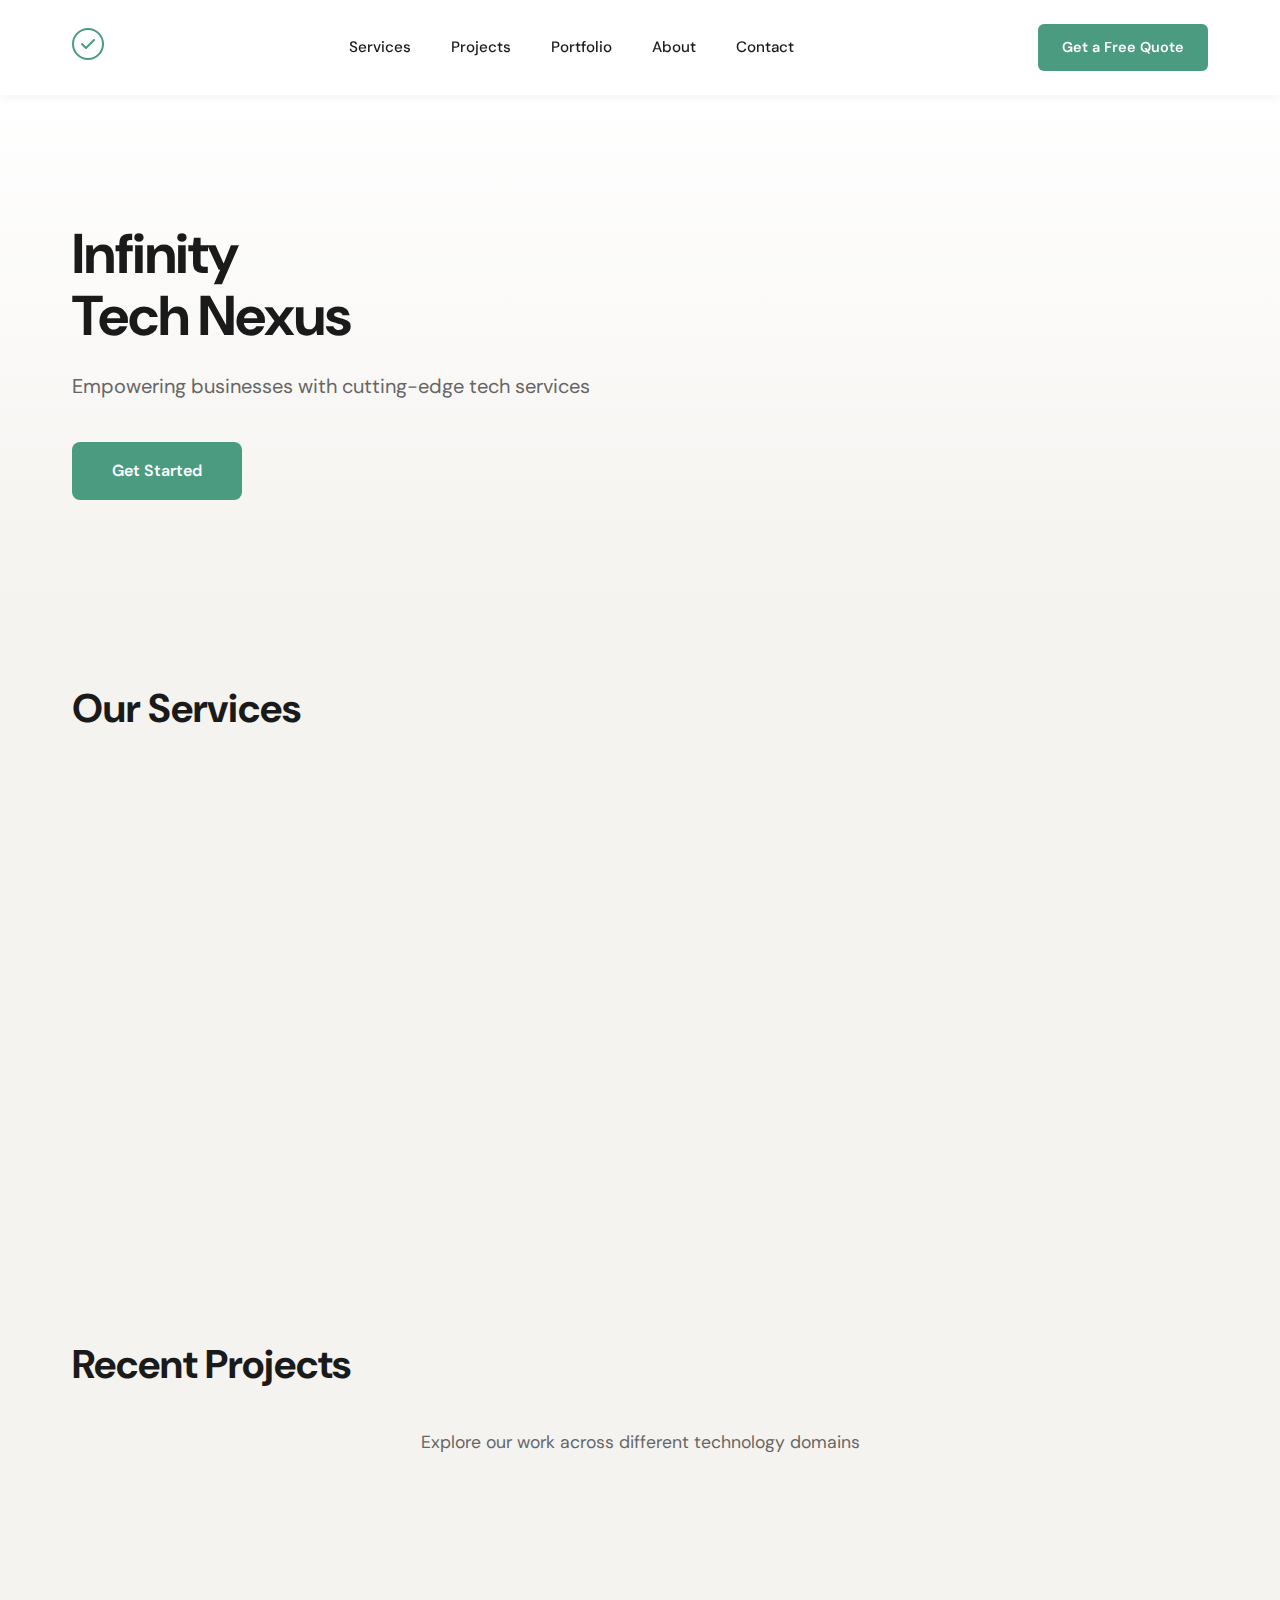
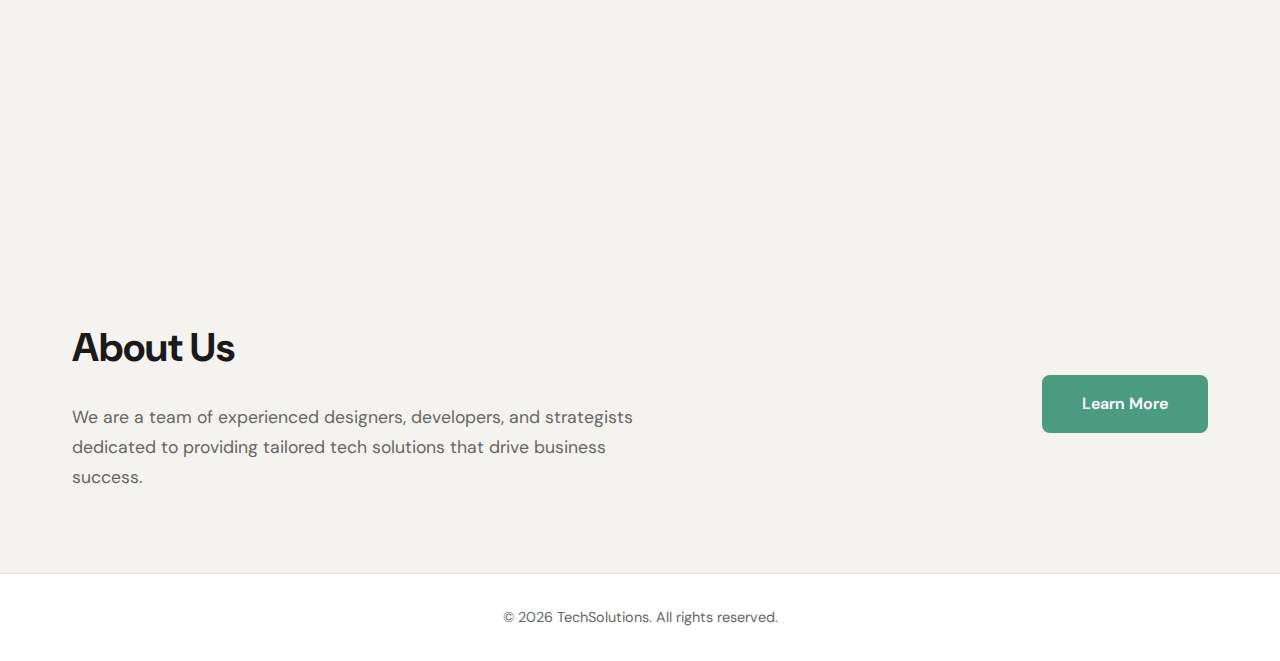
<file: index.html>
<!DOCTYPE html>
<html lang="en">
<head>
  <meta charset="UTF-8" />
  <meta name="description" content="Innovative technology solutions for businesses and students. Web development, app development, AI solutions.">
  <meta name="keywords" content="web development, app development, student projects, tech solutions, AI services">
  <meta name="author" content="TechSolutions">
  <meta property="og:title" content="TechSolutions">
  <meta property="og:description" content="Bridging students and industry through real-world projects.">
  <meta property="og:type" content="website">
  <meta name="google-site-verification" content="abc123xyz" />
  <meta name="viewport" content="width=device-width, initial-scale=1.0"/>
  <title>TechSolutions | Innovative Technology Solutions</title>
  <link rel="stylesheet" href="assets/css/style.css">
  <link rel="preconnect" href="https://fonts.googleapis.com">
  <link rel="preconnect" href="https://fonts.gstatic.com" crossorigin>
  <link href="https://fonts.googleapis.com/css2?family=DM+Sans:wght@400;500;700&display=swap" rel="stylesheet">

  <!-- Google tag (gtag.js) -->
  <script async src="https://www.googletagmanager.com/gtag/js?id=G-XXXXXXX"></script>
  <script>
    window.dataLayer = window.dataLayer || [];
    function gtag(){dataLayer.push(arguments);}
    gtag('js', new Date());

    gtag('config', 'G-XXXXXXX');
  </script>
</head>

<body>

<!-- ================= NAVBAR ================= -->
<nav class="navbar">
  <div class="container">
    <div class="nav-content">
      <a href="index.html" class="logo" title="TechSolutions Home" aria-label="TechSolutions Home">
        <div class="logo-icon">
          <svg width="32" height="32" viewBox="0 0 32 32" fill="none">
            <circle cx="16" cy="16" r="15" stroke="#4A9B7F" stroke-width="2"/>
            <path d="M10 16L14 20L22 12" stroke="#4A9B7F" stroke-width="2" stroke-linecap="round" stroke-linejoin="round"/>
          </svg>
        </div>
      </a>
      
      <div class="nav-links">
        <a href="services.html">Services</a>
        <a href="projects.html">Projects</a>
        <a href="portfolio.html">Portfolio</a>
        <a href="about.html">About</a>
        <a href="contact.html">Contact</a>
      </div>
      
      <a href="contact.html" class="btn-primary">Get a Free Quote</a>
    </div>
  </div>
</nav>

<!-- ================= HERO ================= -->
<section class="hero">
  <div class="container">
    <h1 class="hero-title">
      Infinity<br>
      Tech Nexus
    </h1>
    <p class="hero-subtitle">
      Empowering businesses with cutting-edge tech services
    </p>
    <a href="contact.html" class="btn-cta" onclick="trackGetStarted()">Get Started</a>
  </div>
</section>

<!-- ================= SERVICES ================= -->
<section class="services-section">
  <div class="container">
    <h2 class="section-title">Our Services</h2>
    
    <div class="services-grid">
      <div class="service-card">
        <div class="service-icon icon-web"></div>
        <h3 class="service-title">Web Development</h3>
        <p class="service-desc">Responsive,<br>modern websites</p>
      </div>
      
      <div class="service-card">
        <div class="service-icon icon-devops"></div>
        <h3 class="service-title">DevOps<br></h3>
        <p class="service-desc">CI/CD pipelines &<br>infrastructure automation</p>
      </div>
      
      <div class="service-card">
        <div class="service-icon icon-iot"></div>
        <h3 class="service-title">IoT Solutions</h3>
        <p class="service-desc">Smart devices &<br>connected systems</p>
      </div>

      <div class="service-card">
        <div class="service-icon icon-content"></div>
        <h3 class="service-title">Content Writing</h3>
        <p class="service-desc">High-quality content<br>for your brand</p>
      </div>

      <div class="service-card">
        <div class="service-icon icon-branding"></div>
        <h3 class="service-title">Branding</h3>
        <p class="service-desc">Logos, graphics<br>visual identity</p>
      </div>

      <div class="service-card">  
        <div class="service-icon icon-freelance"></div>
        <h3 class="service-title">Freelancing Opportunities</h3>
        <p class="service-desc">For students to gain practical experience &<br>build your portfolio</p>
      </div>
    </div>
    </div>
  </div>
</section>

<!-- ================= PROJECTS ================= -->
<section class="projects-section">
  <div class="container">
    <h2 class="section-title">Recent Projects</h2>
    <p class="section-subtitle">Explore our work across different technology domains</p>
    
    <div class="projects-grid">
      <a href="projects-web.html" class="project-card domain-card">
        <div class="project-mockup laptop-mockup">
          <div class="mockup-screen">
            <div class="mockup-content web-content">
              <div class="web-header"></div>
              <div class="web-body">
                <div class="web-text-block"></div>
                <div class="web-text-block short"></div>
              </div>
            </div>
          </div>
        </div>
        <h3 class="project-title">Web Development</h3>
        <p class="domain-desc">Modern websites & web applications</p>
      </a>
      
      <a href="projects-iot.html" class="project-card domain-card">
        <div class="project-mockup iot-mockup">
          <div class="iot-icon">
            <div class="iot-hub"></div>
            <div class="iot-ring iot-ring-1"></div>
            <div class="iot-ring iot-ring-2"></div>
            <div class="iot-device iot-device-top"></div>
            <div class="iot-device iot-device-right"></div>
            <div class="iot-device iot-device-bottom"></div>
            <div class="iot-device iot-device-left"></div>
          </div>
        </div>
        <h3 class="project-title">Internet of Things</h3>
        <p class="domain-desc">Smart devices & connected systems</p>
      </a>
      
      <a href="projects-datascience.html" class="project-card domain-card">
        <div class="project-mockup laptop-mockup">
          <div class="mockup-screen">
            <div class="mockup-content dashboard-content">
              <div class="dashboard-chart"></div>
              <div class="dashboard-stats"></div>
            </div>
          </div>
        </div>
        <h3 class="project-title">Data Science - ML & AI</h3>
        <p class="domain-desc">Machine learning & analytics solutions</p>
      </a>
    </div>
  </div>
</section>

<!-- ================= ABOUT ================= -->
<section class="about-section">
  <div class="container">
    <div class="about-content">
      <div class="about-text">
        <h2 class="section-title">About Us</h2>
        <p>
          We are a team of experienced designers, developers, 
          and strategists dedicated to providing tailored tech 
          solutions that drive business success.
        </p>
      </div>
      <div class="about-cta">
        <a href="about.html" class="btn-cta">Learn More</a>
      </div>
    </div>
  </div>
</section>

<!-- ================= FOOTER ================= -->
<footer class="footer">
  <div class="container">
    <p>&copy; 2026 TechSolutions. All rights reserved.</p>
  </div>
</footer>

<script src="assets/js/main.js"></script>

</body>
</html>
</file>
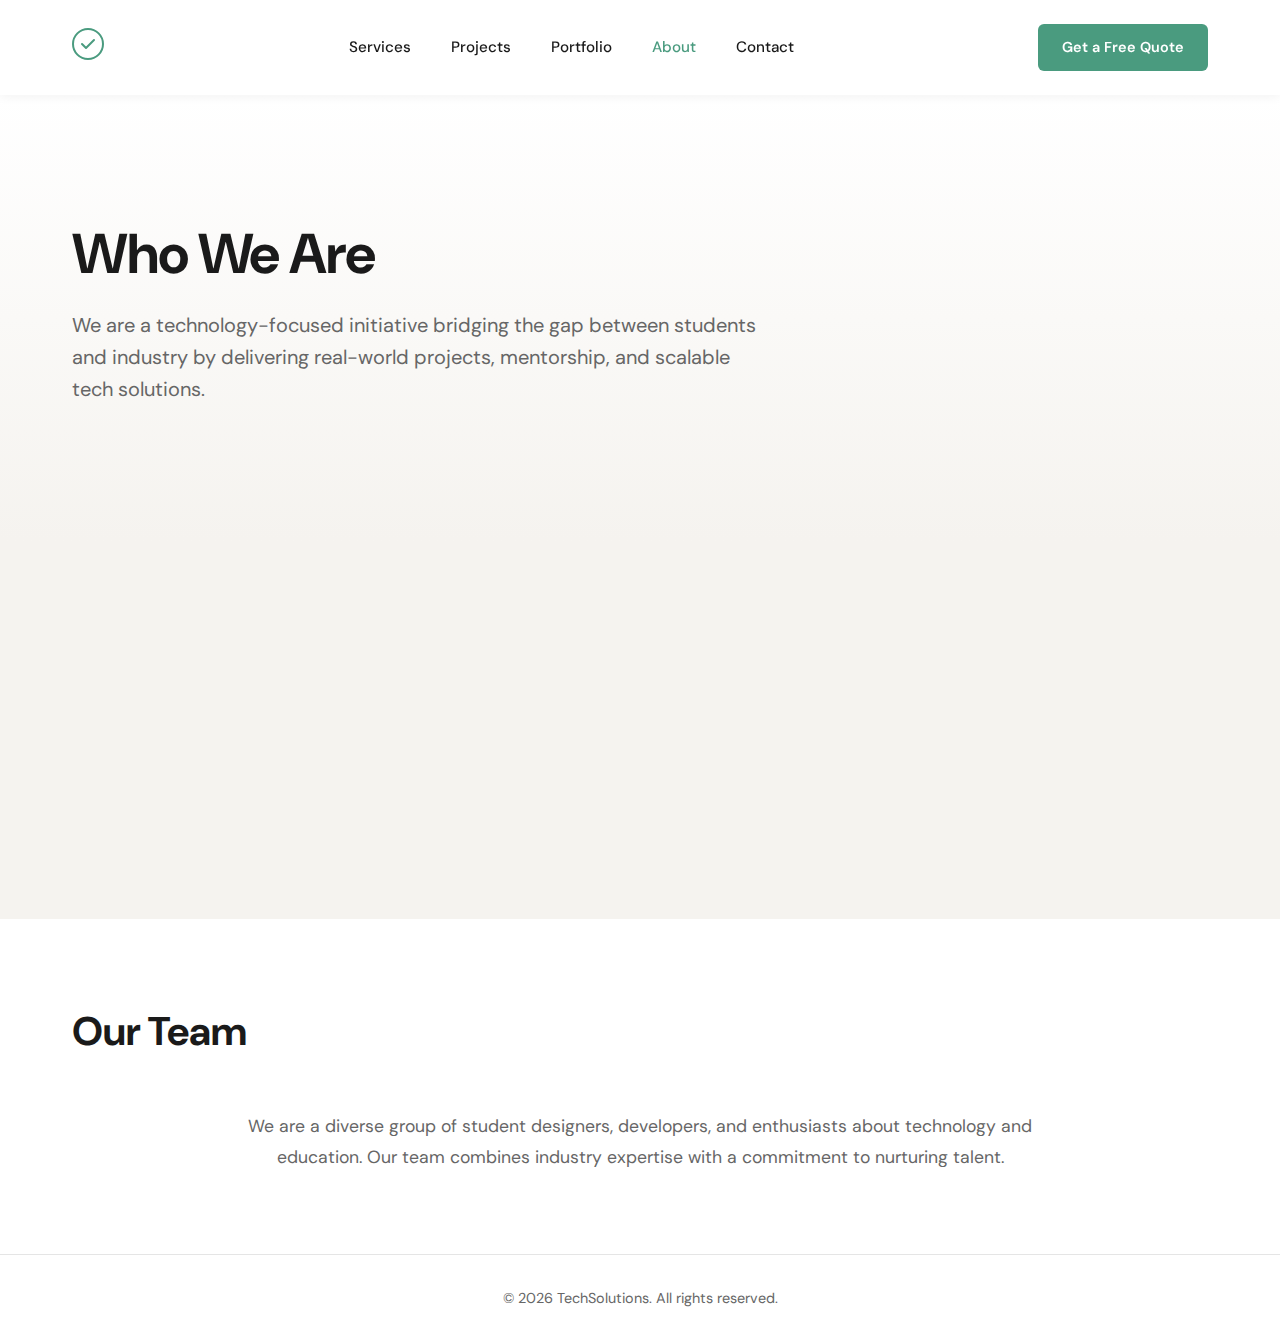
<file: about.html>
<!DOCTYPE html>
<html lang="en">
<head>
  <meta charset="UTF-8" />
  <meta name="description" content="Innovative technology solutions for businesses and students. Web development, app development, AI solutions.">
  <meta name="keywords" content="web development, app development, student projects, tech solutions, AI services">
  <meta name="author" content="TechSolutions">
  <meta property="og:title" content="TechSolutions">
  <meta property="og:description" content="Bridging students and industry through real-world projects.">
  <meta property="og:type" content="website">
  <meta name="viewport" content="width=device-width, initial-scale=1.0"/>
  <title>About Us | TechSolutions</title>
  <link rel="stylesheet" href="assets/css/style.css">
  <link rel="preconnect" href="https://fonts.googleapis.com">
  <link rel="preconnect" href="https://fonts.gstatic.com" crossorigin>
  <link href="https://fonts.googleapis.com/css2?family=DM+Sans:wght@400;500;700&display=swap" rel="stylesheet">

  <!-- Google tag (gtag.js) -->
  <script async src="https://www.googletagmanager.com/gtag/js?id=G-XXXXXXX"></script>
  <script>
    window.dataLayer = window.dataLayer || [];
    function gtag(){dataLayer.push(arguments);}
    gtag('js', new Date());

    gtag('config', 'G-XXXXXXX');
  </script>
</head>

<body>

<!-- ================= NAVBAR ================= -->
<nav class="navbar">
  <div class="container">
    <div class="nav-content">
      <a href="index.html" class="logo" aria-label="TechSolutions Home">
        <div class="logo-icon">
          <svg width="32" height="32" viewBox="0 0 32 32" fill="none">
            <circle cx="16" cy="16" r="15" stroke="#4A9B7F" stroke-width="2"/>
            <path d="M10 16L14 20L22 12" stroke="#4A9B7F" stroke-width="2" stroke-linecap="round" stroke-linejoin="round"/>
          </svg>
        </div>
      </a>
      
      <div class="nav-links">
        <a href="services.html">Services</a>
        <a href="projects.html">Projects</a>
        <a href="portfolio.html">Portfolio</a>
        <a href="about.html" class="active">About</a>
        <a href="contact.html">Contact</a>
      </div>
      
      <a href="contact.html" class="btn-primary">Get a Free Quote</a>
    </div>
  </div>
</nav>

<!-- ================= HERO ================= -->
<section class="hero">
  <div class="container">
    <h1 class="hero-title">
      Who We Are
    </h1>
    <p class="hero-subtitle">
      We are a technology-focused initiative bridging the gap between students<br>
      and industry by delivering real-world projects, mentorship, and scalable<br>
      tech solutions.
    </p>
  </div>
</section>

<!-- ================= VALUES ================= -->
<section class="values-section">
  <div class="container">
    <div class="values-grid">
      <div class="value-card">
        <h3>Our Vision</h3>
        <p>To build industry-ready talent through practical exposure and real-world project experience.</p>
      </div>
      
      <div class="value-card">
        <h3>Our Mission</h3>
        <p>Deliver affordable, high-quality tech solutions globally while empowering the next generation.</p>
      </div>
      
      <div class="value-card">
        <h3>Our Approach</h3>
        <p>Learn by building. Build for impact. Create solutions that make a difference.</p>
      </div>
    </div>
  </div>
</section>

<!-- ================= TEAM ================= -->
<section class="team-section">
  <div class="container">
    <h2 class="section-title">Our Team</h2>
    <p class="team-intro">
      We are a diverse group of student designers, developers, and enthusiasts 
      about technology and education. Our team combines industry expertise 
      with a commitment to nurturing talent.
    </p>
  </div>
</section>

<!-- ================= FOOTER ================= -->
<footer class="footer">
  <div class="container">
    <p>&copy; 2026 TechSolutions. All rights reserved.</p>
  </div>
</footer>

<script src="assets/js/main.js"></script>

</body>
</html>
</file>
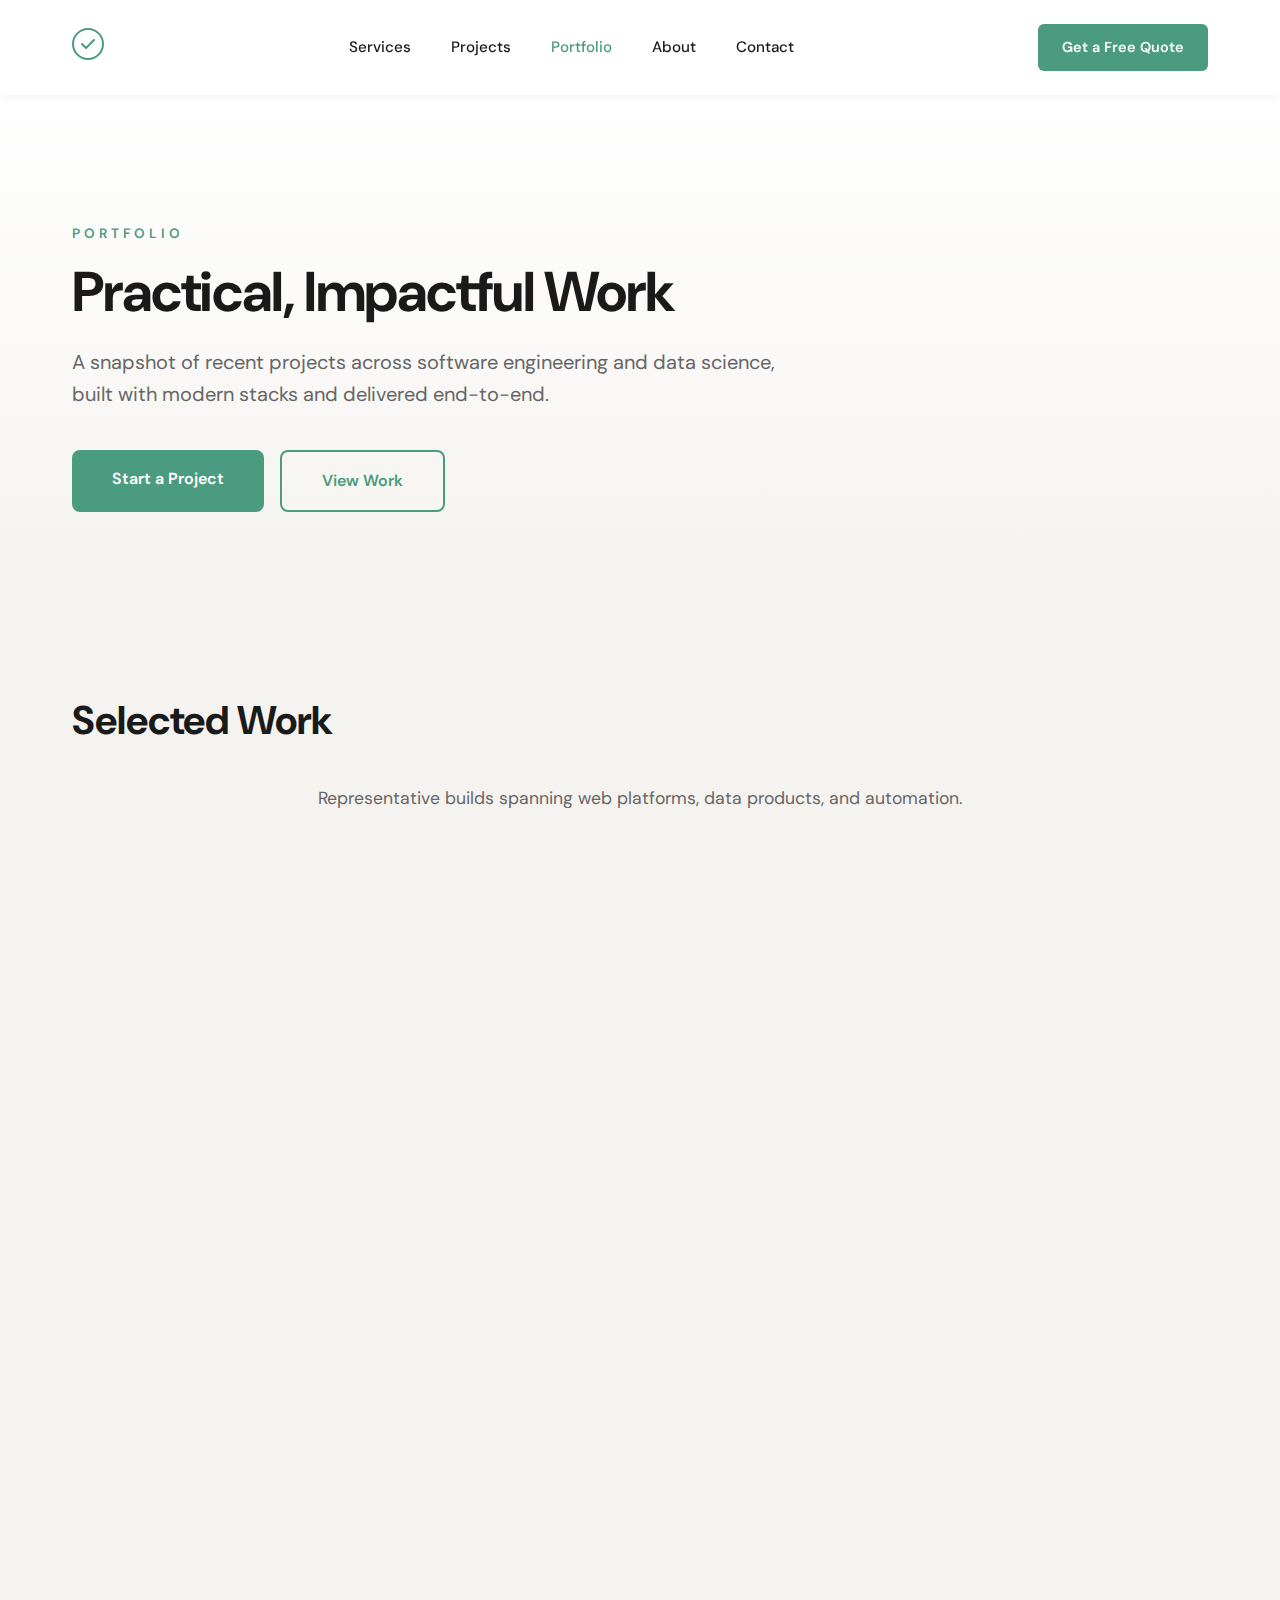
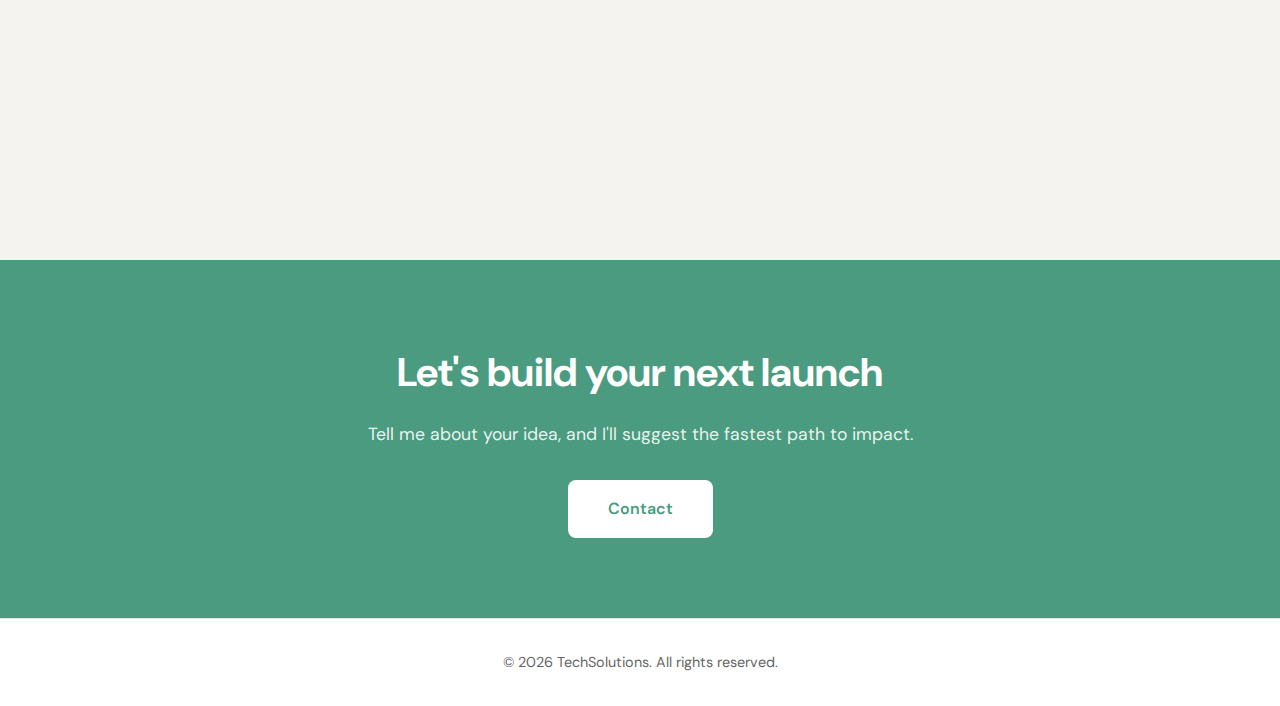
<file: portfolio.html>
<!DOCTYPE html>
<html lang="en">
<head>
  <meta charset="UTF-8" />
  <meta name="description" content="Innovative technology solutions for businesses and students. Web development, app development, AI solutions.">
  <meta name="keywords" content="web development, app development, student projects, tech solutions, AI services">
  <meta name="author" content="TechSolutions">
  <meta property="og:title" content="TechSolutions">
  <meta property="og:description" content="Bridging students and industry through real-world projects.">
  <meta property="og:type" content="website">
  <meta name="viewport" content="width=device-width, initial-scale=1.0"/>
  <title>Portfolio | TechSolutions</title>
  <link rel="stylesheet" href="assets/css/style.css">
  <link rel="preconnect" href="https://fonts.googleapis.com">
  <link rel="preconnect" href="https://fonts.gstatic.com" crossorigin>
  <link href="https://fonts.googleapis.com/css2?family=DM+Sans:wght@400;500;700&display=swap" rel="stylesheet">

  <!-- Google tag (gtag.js) -->
  <script async src="https://www.googletagmanager.com/gtag/js?id=G-XXXXXXX"></script>
  <script>
    window.dataLayer = window.dataLayer || [];
    function gtag(){dataLayer.push(arguments);}
    gtag('js', new Date());

    gtag('config', 'G-XXXXXXX');
  </script>
</head>

<body>

<!-- ================= NAVBAR ================= -->
<nav class="navbar">
  <div class="container">
    <div class="nav-content">
      <a href="index.html" class="logo" aria-label="TechSolutions Home">
        <div class="logo-icon">
          <svg width="32" height="32" viewBox="0 0 32 32" fill="none">
            <circle cx="16" cy="16" r="15" stroke="#4A9B7F" stroke-width="2"/>
            <path d="M10 16L14 20L22 12" stroke="#4A9B7F" stroke-width="2" stroke-linecap="round" stroke-linejoin="round"/>
          </svg>
        </div>
      </a>
      
      <div class="nav-links">
        <a href="services.html">Services</a>
        <a href="projects.html">Projects</a>
        <a href="portfolio.html" class="active">Portfolio</a>
        <a href="about.html">About</a>
        <a href="contact.html">Contact</a>
      </div>
      
      <a href="contact.html" class="btn-primary">Get a Free Quote</a>
    </div>
  </div>
</nav>

<!-- ================= HERO ================= -->
<section class="hero">
  <div class="container">
    <p class="hero-label">PORTFOLIO</p>
    <h1 class="hero-title">
      Practical, Impactful Work
    </h1>
    <p class="hero-subtitle">
      A snapshot of recent projects across software engineering and data science,<br>
      built with modern stacks and delivered end-to-end.
    </p>
    <div class="hero-actions">
      <a href="contact.html" class="btn-cta">Start a Project</a>
      <a href="#projects" class="btn-secondary">View Work</a>
    </div>
  </div>
</section>

<!-- ================= PROJECTS ================= -->
<section id="projects" class="portfolio-section">
  <div class="container">
    <h2 class="section-title">Selected Work</h2>
    <p class="section-subtitle">
      Representative builds spanning web platforms, data products, and automation.
    </p>
    
    <div class="portfolio-grid">
      <article class="portfolio-card">
        <div class="card-tag">Full-stack</div>
        <h3>Project Marketplace</h3>
        <p class="card-desc">
          Platform connecting students with real projects; role-based access, payments,
          and analytics dashboards.
        </p>
        <ul class="card-tech">
          <li><strong>Tech:</strong> Next.js, Node, PostgreSQL, Stripe</li>
          <li><strong>Outcome:</strong> Reduced onboarding friction and improved delivery tracking.</li>
        </ul>
        <span class="card-link">Demo & code on request</span>
      </article>

      <article class="portfolio-card">
        <div class="card-tag">Data Science</div>
        <h3>Demand Forecasting</h3>
        <p class="card-desc">
          Time-series models to forecast demand for multi-region inventory; alerts and
          reporting for ops teams.
        </p>
        <ul class="card-tech">
          <li><strong>Tech:</strong> Python, Prophet, Pandas, Airflow</li>
          <li><strong>Outcome:</strong> Improved stock accuracy and reduced overage.</li>
        </ul>
        <span class="card-link">Notebooks & deck on request</span>
      </article>

      <article class="portfolio-card">
        <div class="card-tag">Automation</div>
        <h3>Workflow Automation</h3>
        <p class="card-desc">
          Automated data ingestion and QA pipelines with alerting; reduced manual effort
          for weekly ops.
        </p>
        <ul class="card-tech">
          <li><strong>Tech:</strong> Node, Python, Airflow, Slack webhooks</li>
          <li><strong>Outcome:</strong> Faster reporting cycles and fewer defects.</li>
        </ul>
        <span class="card-link">Demo available</span>
      </article>

      <article class="portfolio-card">
        <div class="card-tag">E-Commerce</div>
        <h3>Online Store Platform</h3>
        <p class="card-desc">
          Complete e-commerce solution with inventory management, payment processing,
          and customer analytics.
        </p>
        <ul class="card-tech">
          <li><strong>Tech:</strong> React, Express, MongoDB, PayPal API</li>
          <li><strong>Outcome:</strong> Increased sales conversion and customer retention.</li>
        </ul>
        <span class="card-link">Live demo available</span>
      </article>

      <article class="portfolio-card">
        <div class="card-tag">Mobile App</div>
        <h3>Fitness Tracker</h3>
        <p class="card-desc">
          Cross-platform mobile app for tracking workouts, nutrition, and health metrics
          with social features.
        </p>
        <ul class="card-tech">
          <li><strong>Tech:</strong> React Native, Firebase, Node.js</li>
          <li><strong>Outcome:</strong> 10k+ downloads with 4.5-star rating.</li>
        </ul>
        <span class="card-link">Download on stores</span>
      </article>

      <article class="portfolio-card">
        <div class="card-tag">Dashboard</div>
        <h3>Analytics Dashboard</h3>
        <p class="card-desc">
          Real-time business intelligence dashboard with custom visualizations and
          automated reporting.
        </p>
        <ul class="card-tech">
          <li><strong>Tech:</strong> Vue.js, D3.js, Python, PostgreSQL</li>
          <li><strong>Outcome:</strong> Reduced reporting time by 70%.</li>
        </ul>
        <span class="card-link">Case study available</span>
      </article>
    </div>
  </div>
</section>

<!-- ================= CTA ================= -->
<section class="cta-section">
  <div class="container">
    <div class="cta-content">
      <h2>Let's build your next launch</h2>
      <p>Tell me about your idea, and I'll suggest the fastest path to impact.</p>
      <a href="contact.html" class="btn-cta">Contact</a>
    </div>
  </div>
</section>

<!-- ================= FOOTER ================= -->
<footer class="footer">
  <div class="container">
    <p>&copy; 2026 TechSolutions. All rights reserved.</p>
  </div>
</footer>

<script src="assets/js/main.js"></script>

</body>
</html>
</file>
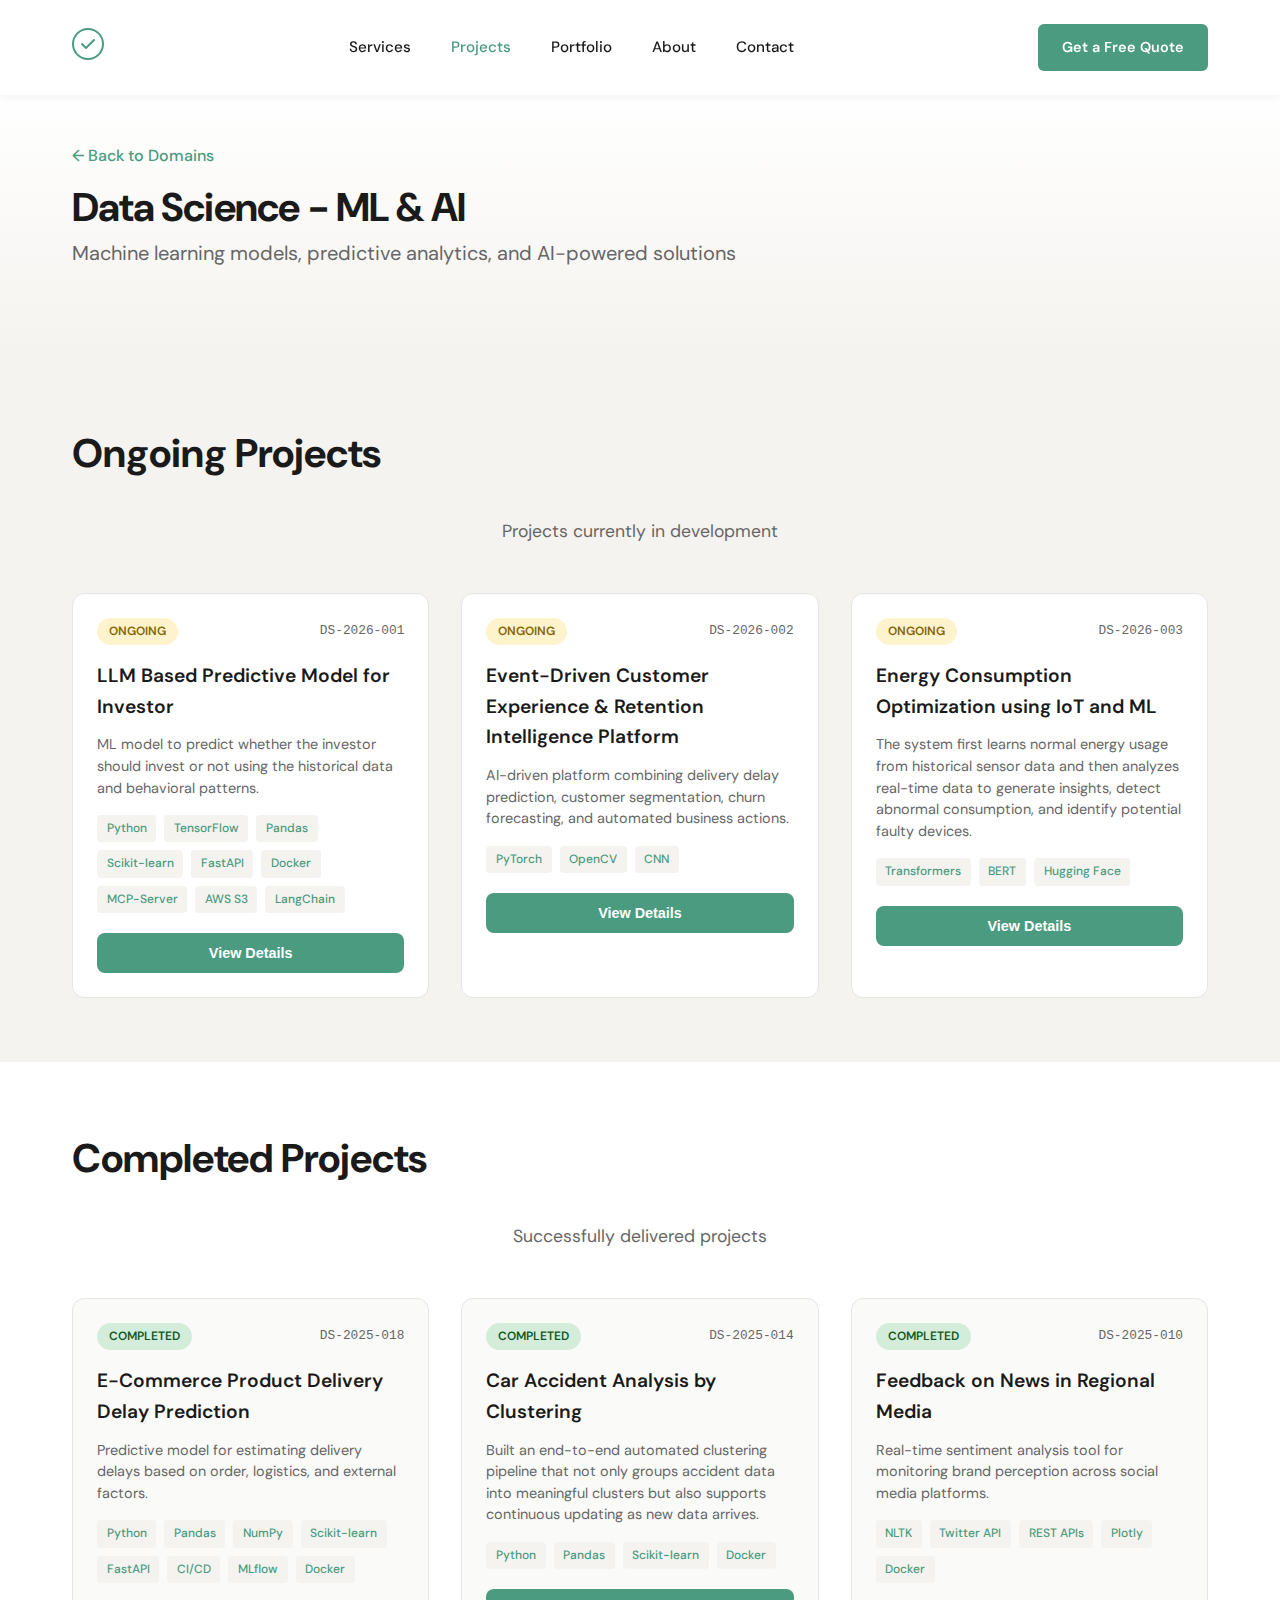
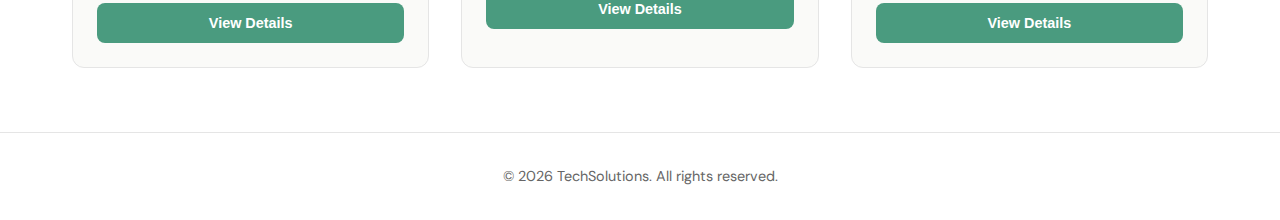
<file: projects-datascience.html>
<!DOCTYPE html>
<html lang="en">
<head>
  <meta charset="UTF-8" />
  <meta name="description" content="Innovative technology solutions for businesses and students. Web development, app development, AI solutions.">
  <meta name="keywords" content="web development, app development, student projects, tech solutions, AI services">
  <meta name="author" content="TechSolutions">
  <meta property="og:title" content="TechSolutions">
  <meta property="og:description" content="Bridging students and industry through real-world projects.">
  <meta property="og:type" content="website">
  <meta name="viewport" content="width=device-width, initial-scale=1.0"/>
  <title>Data Science Projects | TechSolutions</title>
  <link rel="stylesheet" href="assets/css/style.css">
  <link rel="preconnect" href="https://fonts.googleapis.com">
  <link rel="preconnect" href="https://fonts.gstatic.com" crossorigin>
  <link href="https://fonts.googleapis.com/css2?family=DM+Sans:wght@400;500;700&display=swap" rel="stylesheet">

  <!-- Google tag (gtag.js) -->
  <script async src="https://www.googletagmanager.com/gtag/js?id=G-XXXXXXX"></script>
  <script>
    window.dataLayer = window.dataLayer || [];
    function gtag(){dataLayer.push(arguments);}
    gtag('js', new Date());

    gtag('config', 'G-XXXXXXX');
  </script>
</head>

<body>

<!-- ================= NAVBAR ================= -->
<nav class="navbar">
  <div class="container">
    <div class="nav-content">
      <a href="index.html" class="logo" aria-label="TechSolutions Home">
        <div class="logo-icon">
          <svg width="32" height="32" viewBox="0 0 32 32" fill="none">
            <circle cx="16" cy="16" r="15" stroke="#4A9B7F" stroke-width="2"/>
            <path d="M10 16L14 20L22 12" stroke="#4A9B7F" stroke-width="2" stroke-linecap="round" stroke-linejoin="round"/>
          </svg>
        </div>
      </a>
      
      <div class="nav-links">
        <a href="services.html">Services</a>
        <a href="projects.html" class="active">Projects</a>
        <a href="portfolio.html">Portfolio</a>
        <a href="about.html">About</a>
        <a href="contact.html">Contact</a>
      </div>
      
      <a href="contact.html" class="btn-primary">Get a Free Quote</a>
    </div>
  </div>
</nav>

<!-- ================= HERO ================= -->
<section class="hero domain-hero">
  <div class="container">
    <a href="index.html#projects" class="back-link">← Back to Domains</a>
    <h1 class="hero-title">Data Science - ML & AI</h1>
    <p class="hero-subtitle">
      Machine learning models, predictive analytics, and AI-powered solutions
    </p>
  </div>
</section>

<!-- ================= ONGOING PROJECTS ================= -->
<section class="domain-projects-section">
  <div class="container">
    <h2 class="section-title">Ongoing Projects</h2>
    <p class="section-subtitle">Projects currently in development</p>
    
    <div class="domain-projects-grid">
      <!-- Project 1 -->
      <div class="domain-project-card" data-project="ds-ongoing-1">
        <div class="project-card-header">
          <span class="project-status ongoing">Ongoing</span>
          <span class="project-id">DS-2026-001</span>
        </div>
        <h3 class="project-card-title">LLM Based Predictive Model for Investor</h3>
        <p class="project-card-desc">ML model to predict whether the investor should invest or not using the historical data and behavioral patterns.</p>
        <div class="project-card-tech">
          <span>Python</span>
          <span>TensorFlow</span>
          <span>Pandas</span>
          <span>Scikit-learn</span>
          <span>FastAPI</span>
          <span>Docker</span>
          <span>MCP-Server</span>
          <span>AWS S3</span>
          <span>LangChain</span>
        </div>
        <button class="btn-view-details" onclick="openModal('ds-ongoing-1')">View Details</button>
      </div>

      <!-- Project 2 -->
      <div class="domain-project-card" data-project="ds-ongoing-2">
        <div class="project-card-header">
          <span class="project-status ongoing">Ongoing</span>
          <span class="project-id">DS-2026-002</span>
        </div>
        <h3 class="project-card-title">Event-Driven Customer Experience & Retention Intelligence Platform</h3>
        <p class="project-card-desc">AI-driven platform combining delivery delay prediction, customer segmentation, churn forecasting, and automated business actions.</p>
        <div class="project-card-tech">
          <span>PyTorch</span>
          <span>OpenCV</span>
          <span>CNN</span>
        </div>
        <button class="btn-view-details" onclick="openModal('ds-ongoing-2')">View Details</button>
      </div>

      <!-- Project 3 -->
      <div class="domain-project-card" data-project="ds-ongoing-3">
        <div class="project-card-header">
          <span class="project-status ongoing">Ongoing</span>
          <span class="project-id">DS-2026-003</span>
        </div>
        <h3 class="project-card-title">Energy Consumption Optimization using IoT and ML</h3>
        <p class="project-card-desc">The system first learns normal energy usage from historical sensor data and then analyzes real-time data to generate insights, detect abnormal consumption, and identify potential faulty devices.</p>
        <div class="project-card-tech">
          <span>Transformers</span>
          <span>BERT</span>
          <span>Hugging Face</span>
        </div>
        <button class="btn-view-details" onclick="openModal('ds-ongoing-3')">View Details</button>
      </div>
    </div>
  </div>
</section>

<!-- ================= COMPLETED PROJECTS ================= -->
<section class="domain-projects-section completed-section">
  <div class="container">
    <h2 class="section-title">Completed Projects</h2>
    <p class="section-subtitle">Successfully delivered projects</p>
    
    <div class="domain-projects-grid">
      <!-- Project 1 -->
      <div class="domain-project-card" data-project="ds-completed-1">
        <div class="project-card-header">
          <span class="project-status completed">Completed</span>
          <span class="project-id">DS-2025-018</span>
        </div>
        <h3 class="project-card-title">E-Commerce Product Delivery Delay Prediction</h3>
        <p class="project-card-desc">Predictive model for estimating delivery delays based on order, logistics, and external factors.</p>
        <div class="project-card-tech">
          <span class="tech-badge">Python</span>
          <span class="tech-badge">Pandas</span>
          <span class="tech-badge">NumPy</span>
          <span class="tech-badge">Scikit-learn</span>
          <span class="tech-badge">FastAPI</span>
          <span class="tech-badge">CI/CD</span>
          <span class="tech-badge">MLflow</span>
          <span class="tech-badge">Docker</span>
        </div>
        <button class="btn-view-details" onclick="openModal('ds-completed-1')">View Details</button>
      </div>

      <!-- Project 2 -->
      <div class="domain-project-card" data-project="ds-completed-2">
        <div class="project-card-header">
          <span class="project-status completed">Completed</span>
          <span class="project-id">DS-2025-014</span>
        </div>
        <h3 class="project-card-title">Car Accident Analysis by Clustering</h3>
        <p class="project-card-desc">Built an end-to-end automated clustering pipeline that not only groups accident data into meaningful clusters but also supports continuous updating as new data arrives.</p>
        <div class="project-card-tech">
          <span class="tech-badge">Python</span>
          <span class="tech-badge">Pandas</span>
          <span class="tech-badge">Scikit-learn</span>
          <span class="tech-badge">Docker</span>
        </div>
        <button class="btn-view-details" onclick="openModal('ds-completed-2')">View Details</button>
      </div>

      <!-- Project 3 -->
      <div class="domain-project-card" data-project="ds-completed-3">
        <div class="project-card-header">
          <span class="project-status completed">Completed</span>
          <span class="project-id">DS-2025-010</span>
        </div>
        <h3 class="project-card-title">Feedback on News in Regional Media</h3>
        <p class="project-card-desc">Real-time sentiment analysis tool for monitoring brand perception across social media platforms.</p>
        <div class="project-card-tech">
          <span class="tech-badge">NLTK</span>
          <span class="tech-badge">Twitter API</span>
          <span class="tech-badge">REST APIs</span>
          <span class="tech-badge">Plotly</span>
          <span class="tech-badge">Docker</span>
        </div>
        <button class="btn-view-details" onclick="openModal('ds-completed-3')">View Details</button>
      </div>
    </div>
  </div>
</section>

<!-- ================= PROJECT MODALS ================= -->

<!-- Modal for ds-ongoing-1 -->
<div id="modal-ds-ongoing-1" class="project-modal">
  <div class="modal-content">
    <button class="modal-close" onclick="closeModal('ds-ongoing-1')">&times;</button>
    <h2 class="modal-title">PROJECT DETAILS</h2>
    <table class="project-details-table">
      <tr>
        <th>Project ID</th>
        <td>DS-2026-001</td>
      </tr>
      <tr>
        <th>Project Title</th>
        <td>LLM Based Predictive Model for Investor</td>
      </tr>
      <tr>
        <th>Description</th>
        <td>
          <strong>Problem Statement</strong><br><br>
          Machine learning model to predict investment decisions using structured business, financial, market, and traction data. The solution includes:<br><br>
          • Synthetic data generation using rule-based simulation reflecting investor behavior<br>
          • Feature engineering across risk, profitability, and growth indicators<br>
          • Binary classification model for investment decision prediction<br>
          • Interpretable risk and profitability scoring mechanism<br>
          • Model evaluation and refinement using simulated real-world scenarios
        </td>
      </tr>
      <tr>
        <th>Client</th>
        <td>TeleConnect Services Ltd.</td>
      </tr>
      <tr>
        <th>Category</th>
        <td>Machine Learning / Predictive Analytics</td>
      </tr>
      <tr>
        <th>Technology Stack</th>
        <td>Python, TensorFlow, Pandas, Scikit-learn, FastAPI, Docker</td>
      </tr>
      <tr>
        <th>Status</th>
        <td><span class="status-badge ongoing">Ongoing</span></td>
      </tr>
      <tr>
        <th>Links</th>
        <td>
          <a href="https://github.com/Ashwani4545/LLM-Based-Predictive-Model-for-Investor" class="project-link">GitHub Repository</a>
        </td>
      </tr>
      <tr>
        <th>Screenshots</th>
        <td>
          <div class="modal-screenshots">
            <div class="screenshot-placeholder">Model Architecture</div>
            <div class="screenshot-placeholder">Dashboard Preview</div>
          </div>
        </td>
      </tr>
    </table>
  </div>
</div>

<!-- Modal for ds-ongoing-2 -->
<div id="modal-ds-ongoing-2" class="project-modal">
  <div class="modal-content">
    <button class="modal-close" onclick="closeModal('ds-ongoing-2')">&times;</button>
    <h2 class="modal-title">PROJECT DETAILS</h2>
    <table class="project-details-table">
      <tr>
        <th>Project ID</th>
        <td>DS-2026-002</td>
      </tr>
      <tr>
        <th>Project Title</th>
        <td>Event-Driven Customer Experience & Retention Intelligence Platform</td>
      </tr>
      <tr>
        <th>Description</th>
        <td>
          <strong>Problem Statement</strong><br><br>
          Event-driven platform for customer experience and retention intelligence. Features include:<br><br>
          • Real-time event processing and analytics<br>
          • Customer segmentation and behavior prediction<br>
          • Personalized engagement strategies<br>
          • Integration with CRM and marketing tools<br>
          • Scalable cloud-based architecture
        </td>
      </tr>
      <tr>
        <th>Client</th>
        <td>Investors seeking data-driven investment decisions</td>
      </tr>
      <tr>
        <th>Category</th>
        <td>Investment Intelligence Platform / AI-Powered SaaS Application</td>
      </tr>
      <tr>
        <th>Technology Stack</th>
        <td>Python, FastAPI, Scikit-learn, XGBoost, LLMs, LangChain, PostgreSQL, Next.js, Docker, AWS/GCP</td>
      </tr>
      <tr>
        <th>Status</th>
        <td><span class="status-badge ongoing">Ongoing</span></td>
      </tr>
      <tr>
        <th>Links</th>
        <td>
          <a href="https://github.com/Ashwani4545/Event-Driven-Customer-Experience-Retention-Intelligence-Platform" class="project-link">GitHub Repository</a> 
        </td>
      </tr>
      <tr>
        <th>Screenshots</th>
        <td>
          <div class="modal-screenshots">
            <div class="screenshot-placeholder">Detection Results</div>
            <div class="screenshot-placeholder">Heat Map Analysis</div>
          </div>
        </td>
      </tr>
    </table>
  </div>
</div>

<!-- Modal for ds-ongoing-3 -->
<div id="modal-ds-ongoing-3" class="project-modal">
  <div class="modal-content">
    <button class="modal-close" onclick="closeModal('ds-ongoing-3')">&times;</button>
    <h2 class="modal-title">PROJECT DETAILS</h2>
    <table class="project-details-table">
      <tr>
        <th>Project ID</th>
        <td>DS-2026-003</td>
      </tr>
      <tr>
        <th>Project Title</th>
        <td>Energy Consumption Optimization using IoT and ML</td>
      </tr>
      <tr>
        <th>Description</th>
        <td>
          <strong>Problem Statement</strong><br><br>
            IoT and ML-based system for optimizing energy consumption in buildings and facilities. Features:<br><br>
            • Real-time sensor data collection and processing<br>
            • Anomaly detection for abnormal energy usage patterns<br>
            • Faulty device identification and alerts<br>
            • Historical consumption analysis and forecasting<br>
            • Energy efficiency recommendations and insights
        </td>
      </tr>
      <tr>
        <th>Client</th>
        <td>Smart Building Solutions Corp.</td>
      </tr>
      <tr>
        <th>Category</th>
        <td>IoT / Machine Learning / Energy Management</td>
      </tr>
      <tr>
        <th>Technology Stack</th>
        <td>Python, Scikit-learn, TensorFlow, MQTT, InfluxDB, Grafana, Docker</td>
      </tr>
      <tr>
        <th>Status</th>
        <td><span class="status-badge ongoing">Ongoing</span></td>
      </tr>
      <tr>
        <th>Links</th>
        <td>
          <a href="https://github.com/Ashwani4545/Energy-Consumption-Optimization-using-IoT-Machine-Learning" class="project-link">GitHub Repository</a> |
          <a href="#" class="project-link">Demo App</a>
        </td>
      </tr>
      <tr>
        <th>Screenshots</th>
        <td>
          <div class="modal-screenshots">
            <div class="screenshot-placeholder">Input Document</div>
            <div class="screenshot-placeholder">Generated Summary</div>
          </div>
        </td>
      </tr>
    </table>
  </div>
</div>

<!-- Modal for ds-completed-1 -->
<div id="modal-ds-completed-1" class="project-modal">
  <div class="modal-content">
    <button class="modal-close" onclick="closeModal('ds-completed-1')">&times;</button>
    <h2 class="modal-title">PROJECT DETAILS</h2>
    <table class="project-details-table">
      <tr>
        <th>Project ID</th>
        <td>DS-2025-018</td>
      </tr>
      <tr>
        <th>Project Title</th>
        <td>E-Commerce Product Delivery Delay Prediction</td>
      </tr>
      <tr>
        <th>Description</th>
        <td>
          <strong>Problem Statement</strong><br><br>
          Predictive model for estimating delivery delays in e-commerce logistics. The solution includes:<br><br>
          • Analysis of historical delivery data and patterns<br>
          • Integration of weather, traffic, and holiday factors<br>
          • Real-time delay probability scoring<br>
          • Proactive customer notification system<br>
          • Logistics optimization recommendations
        </td>
      </tr>
      <tr>
        <th>Client</th>
        <td>QuickShip E-Commerce Platform</td>
      </tr>
      <tr>
        <th>Category</th>
        <td>Machine Learning / Logistics</td>
      </tr>
      <tr>
        <th>Technology Stack</th>
        <td>Python, Pandas, NumPy, Scikit-learn, FastAPI, CI/CD, MLflow, Docker</td>
      </tr>
      <tr>
        <th>Status</th>
        <td><span class="status-badge completed">Completed</span></td>
      </tr>
      <tr>
        <th>Links</th>
        <td>
          <a href="https://github.com/Ashwani4545/E-commerce-product-delivery-prediction" class="project-link">GitHub Repository</a> |
          <a href="#" class="project-link">Case Study</a>
        </td>
      </tr>
      <tr>
        <th>Screenshots</th>
        <td>
          <div class="modal-screenshots">
            <div class="screenshot-placeholder">Prediction Dashboard</div>
            <div class="screenshot-placeholder">Model Performance</div>
          </div>
        </td>
      </tr>
    </table>
  </div>
</div>

<!-- Modal for ds-completed-2 -->
<div id="modal-ds-completed-2" class="project-modal">
  <div class="modal-content">
    <button class="modal-close" onclick="closeModal('ds-completed-2')">&times;</button>
    <h2 class="modal-title">PROJECT DETAILS</h2>
    <table class="project-details-table">
      <tr>
        <th>Project ID</th>
        <td>DS-2025-014</td>
      </tr>
      <tr>
        <th>Project Title</th>
        <td>Car Accident Analysis by Clustering</td>
      </tr>
      <tr>
        <th>Description</th>
        <td>
          <strong>Problem Statement</strong><br><br>
          Identifying hidden patterns and high-risk zones in car accident data. Features:<br><br>
          • Unsupervised clustering to group accident patterns<br>
          • Geospatial visualization of accident hotspots<br>
          • Time-based pattern analysis (hour, day, month)<br>
          • Automated pipeline to update clusters as new data arrives<br>
          • API-ready outputs for dashboards and safety planning
        </td>
      </tr>
      <tr>
        <th>Client</th>
        <td>Urban Traffic & Road Safety Department (Use-case Simulation)</td>
      </tr>
      <tr>
        <th>Category</th>
        <td>Unsupervised Machine Learning / Geospatial Analytics</td>
      </tr>
      <tr>
        <th>Technology Stack</th>
        <td>Python, Scikit-learn, Pandas, MLflow, Prefect, FastAPI, DVC, Plotly, Docker</td>
      </tr>
      <tr>
        <th>Status</th>
        <td><span class="status-badge completed">Completed</span></td>
      </tr>
      <tr>
        <th>Links</th>
        <td>
          <a href="#" class="project-link">Live Dashboard</a> |
          <a href="https://github.com/Ashwani4545/Car_Accidents_Analysis_by_Clustering" class="project-link">GitHub Repository</a>
        </td>
      </tr>
      <tr>
        <th>Screenshots</th>
        <td>
          <div class="modal-screenshots">
            <div class="screenshot-placeholder">Forecast Chart</div>
            <div class="screenshot-placeholder">Trend Analysis</div>
          </div>
        </td>
      </tr>
    </table>
  </div>
</div>

<!-- Modal for ds-completed-3 -->
<div id="modal-ds-completed-3" class="project-modal">
  <div class="modal-content">
    <button class="modal-close" onclick="closeModal('ds-completed-3')">&times;</button>
    <h2 class="modal-title">PROJECT DETAILS</h2>
    <table class="project-details-table">
      <tr>
        <th>Project ID</th>
        <td>DS-2025-010</td>
      </tr>
      <tr>
        <th>Project Title</th>
        <td>Feedback on News in Regional Media</td>
      </tr>
      <tr>
        <th>Description</th>
        <td>
          <strong>Problem Statement</strong><br><br>
            Sentiment analysis tool for analyzing public feedback on regional news coverage. Features include:<br><br>
            • Multi-platform data collection from regional media sources<br>
            • Real-time sentiment scoring and classification of news feedback<br>
            • Topic-based trend detection and analysis<br>
            • Regional sentiment comparison across different areas<br>
            • Automated reporting and insights generation for media stakeholders
        </td>
      </tr>
      <tr>
        <th>Client</th>
        <td>BrandWatch Marketing Agency</td>
      </tr>
      <tr>
        <th>Category</th>
        <td>NLP / Social Media Analytics</td>
      </tr>
      <tr>
        <th>Technology Stack</th>
        <td>Python, NLTK, Twitter API, REST APIs, Plotly, Docker</td>
      </tr>
      <tr>
        <th>Status</th>
        <td><span class="status-badge completed">Completed</span></td>
      </tr>
      <tr>
        <th>Links</th>
        <td>
          <a href="#" class="project-link">Live Tool</a> |
          <a href="https://github.com/Ashwani4545/feedback-on-news-in-regional-media-ML" class="project-link">GitHub Repository</a>
        </td>
      </tr>
      <tr>
        <th>Screenshots</th>
        <td>
          <div class="modal-screenshots">
            <div class="screenshot-placeholder">Sentiment Dashboard</div>
            <div class="screenshot-placeholder">Trend Analysis</div>
          </div>
        </td>
      </tr>
    </table>
  </div>
</div>

<!-- ================= FOOTER ================= -->
<footer class="footer">
  <div class="container">
    <p>&copy; 2026 TechSolutions. All rights reserved.</p>
  </div>
</footer>

<script src="assets/js/main.js"></script>

</body>
</html>
</file>
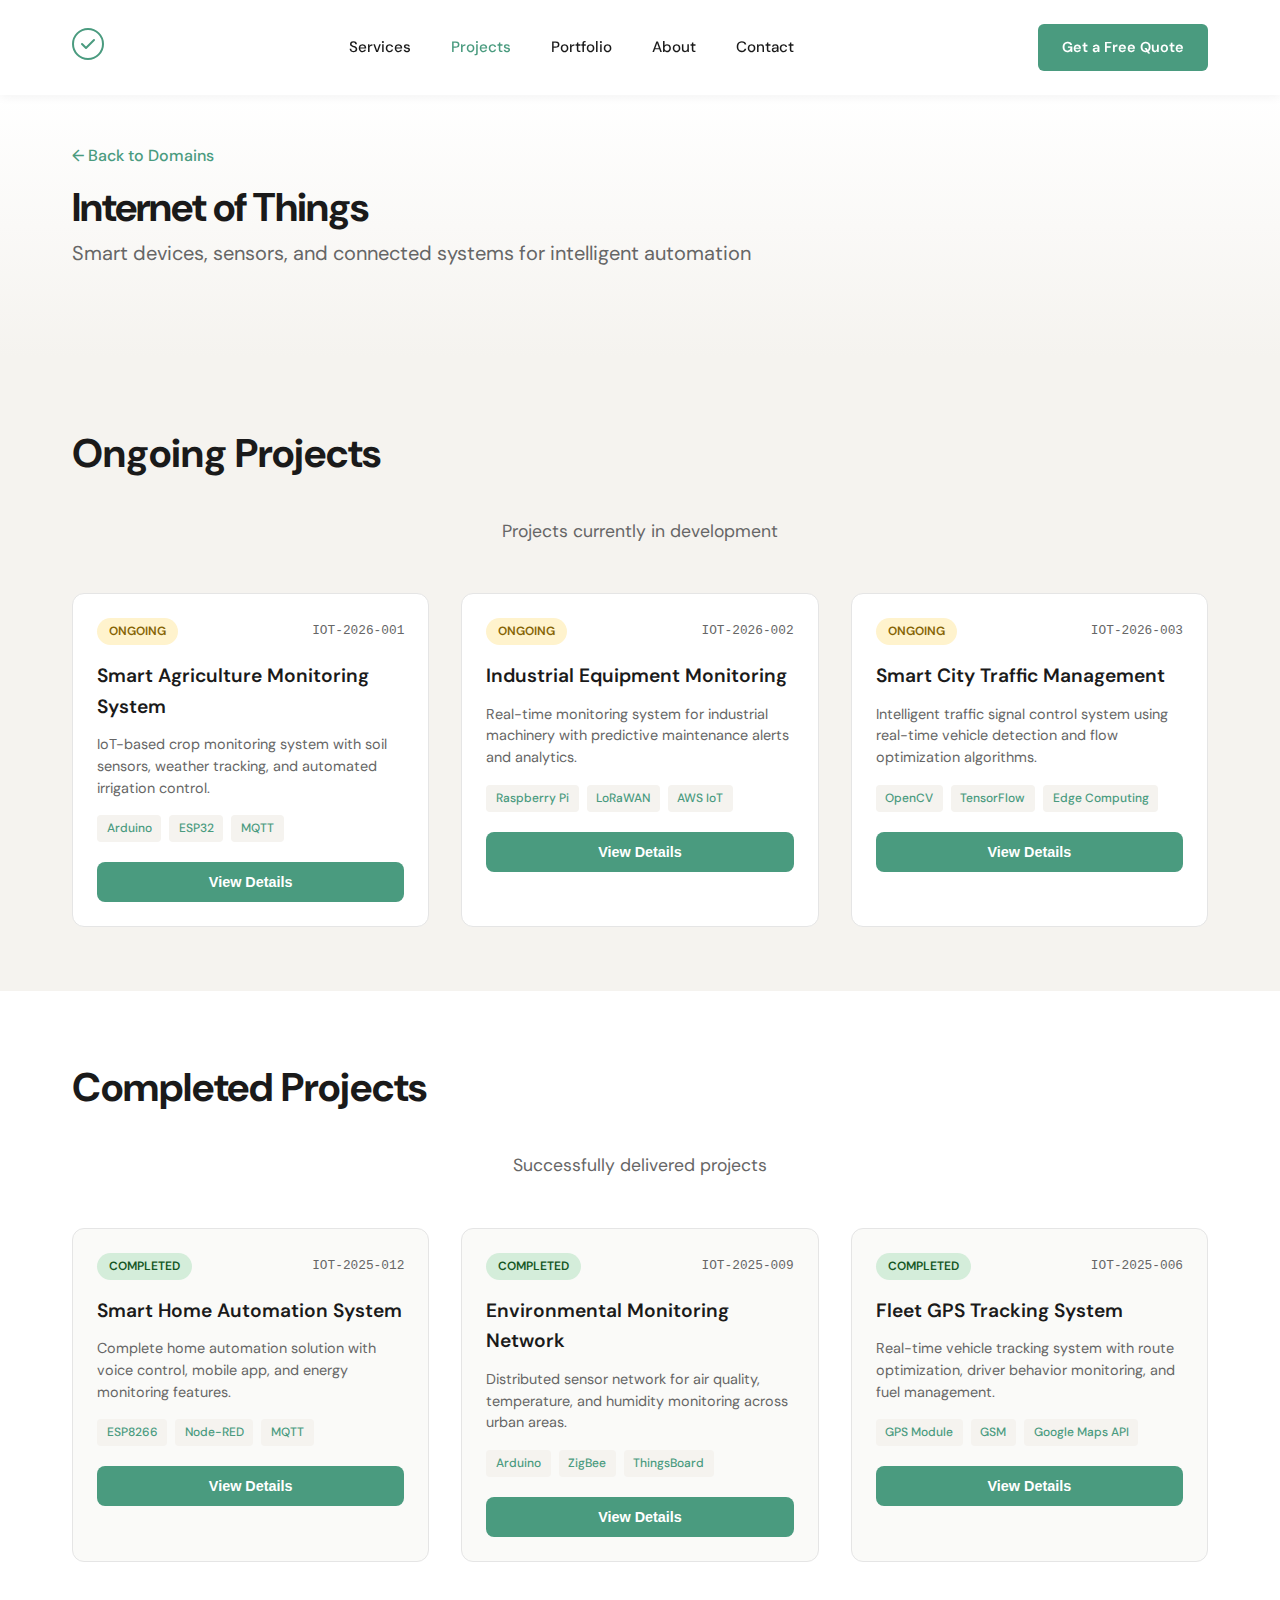
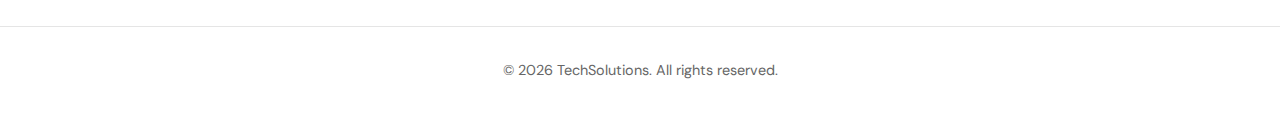
<file: projects-iot.html>
<!DOCTYPE html>
<html lang="en">
<head>
  <meta charset="UTF-8" />
  <meta name="description" content="Innovative technology solutions for businesses and students. Web development, app development, AI solutions.">
  <meta name="keywords" content="web development, app development, student projects, tech solutions, AI services">
  <meta name="author" content="TechSolutions">
  <meta property="og:title" content="TechSolutions">
  <meta property="og:description" content="Bridging students and industry through real-world projects.">
  <meta property="og:type" content="website">
  <meta name="viewport" content="width=device-width, initial-scale=1.0"/>
  <title>IoT Projects | TechSolutions</title>
  <link rel="stylesheet" href="assets/css/style.css">
  <link rel="preconnect" href="https://fonts.googleapis.com">
  <link rel="preconnect" href="https://fonts.gstatic.com" crossorigin>
  <link href="https://fonts.googleapis.com/css2?family=DM+Sans:wght@400;500;700&display=swap" rel="stylesheet">

  <!-- Google tag (gtag.js) -->
  <script async src="https://www.googletagmanager.com/gtag/js?id=G-XXXXXXX"></script>
  <script>
    window.dataLayer = window.dataLayer || [];
    function gtag(){dataLayer.push(arguments);}
    gtag('js', new Date());

    gtag('config', 'G-XXXXXXX');
  </script>
</head>

<body>

<!-- ================= NAVBAR ================= -->
<nav class="navbar">
  <div class="container">
    <div class="nav-content">
      <a href="index.html" class="logo" aria-label="TechSolutions Home">
        <div class="logo-icon">
          <svg width="32" height="32" viewBox="0 0 32 32" fill="none">
            <circle cx="16" cy="16" r="15" stroke="#4A9B7F" stroke-width="2"/>
            <path d="M10 16L14 20L22 12" stroke="#4A9B7F" stroke-width="2" stroke-linecap="round" stroke-linejoin="round"/>
          </svg>
        </div>
      </a>
      
      <div class="nav-links">
        <a href="services.html">Services</a>
        <a href="projects.html" class="active">Projects</a>
        <a href="portfolio.html">Portfolio</a>
        <a href="about.html">About</a>
        <a href="contact.html">Contact</a>
      </div>
      
      <a href="contact.html" class="btn-primary">Get a Free Quote</a>
    </div>
  </div>
</nav>

<!-- ================= HERO ================= -->
<section class="hero domain-hero">
  <div class="container">
    <a href="index.html#projects" class="back-link">← Back to Domains</a>
    <h1 class="hero-title">Internet of Things</h1>
    <p class="hero-subtitle">
      Smart devices, sensors, and connected systems for intelligent automation
    </p>
  </div>
</section>

<!-- ================= ONGOING PROJECTS ================= -->
<section class="domain-projects-section">
  <div class="container">
    <h2 class="section-title">Ongoing Projects</h2>
    <p class="section-subtitle">Projects currently in development</p>
    
    <div class="domain-projects-grid">
      <!-- Project 1 -->
      <div class="domain-project-card" data-project="iot-ongoing-1">
        <div class="project-card-header">
          <span class="project-status ongoing">Ongoing</span>
          <span class="project-id">IOT-2026-001</span>
        </div>
        <h3 class="project-card-title">Smart Agriculture Monitoring System</h3>
        <p class="project-card-desc">IoT-based crop monitoring system with soil sensors, weather tracking, and automated irrigation control.</p>
        <div class="project-card-tech">
          <span>Arduino</span>
          <span>ESP32</span>
          <span>MQTT</span>
        </div>
        <button class="btn-view-details" onclick="openModal('iot-ongoing-1')">View Details</button>
      </div>

      <!-- Project 2 -->
      <div class="domain-project-card" data-project="iot-ongoing-2">
        <div class="project-card-header">
          <span class="project-status ongoing">Ongoing</span>
          <span class="project-id">IOT-2026-002</span>
        </div>
        <h3 class="project-card-title">Industrial Equipment Monitoring</h3>
        <p class="project-card-desc">Real-time monitoring system for industrial machinery with predictive maintenance alerts and analytics.</p>
        <div class="project-card-tech">
          <span>Raspberry Pi</span>
          <span>LoRaWAN</span>
          <span>AWS IoT</span>
        </div>
        <button class="btn-view-details" onclick="openModal('iot-ongoing-2')">View Details</button>
      </div>

      <!-- Project 3 -->
      <div class="domain-project-card" data-project="iot-ongoing-3">
        <div class="project-card-header">
          <span class="project-status ongoing">Ongoing</span>
          <span class="project-id">IOT-2026-003</span>
        </div>
        <h3 class="project-card-title">Smart City Traffic Management</h3>
        <p class="project-card-desc">Intelligent traffic signal control system using real-time vehicle detection and flow optimization algorithms.</p>
        <div class="project-card-tech">
          <span>OpenCV</span>
          <span>TensorFlow</span>
          <span>Edge Computing</span>
        </div>
        <button class="btn-view-details" onclick="openModal('iot-ongoing-3')">View Details</button>
      </div>
    </div>
  </div>
</section>

<!-- ================= COMPLETED PROJECTS ================= -->
<section class="domain-projects-section completed-section">
  <div class="container">
    <h2 class="section-title">Completed Projects</h2>
    <p class="section-subtitle">Successfully delivered projects</p>
    
    <div class="domain-projects-grid">
      <!-- Project 1 -->
      <div class="domain-project-card" data-project="iot-completed-1">
        <div class="project-card-header">
          <span class="project-status completed">Completed</span>
          <span class="project-id">IOT-2025-012</span>
        </div>
        <h3 class="project-card-title">Smart Home Automation System</h3>
        <p class="project-card-desc">Complete home automation solution with voice control, mobile app, and energy monitoring features.</p>
        <div class="project-card-tech">
          <span>ESP8266</span>
          <span>Node-RED</span>
          <span>MQTT</span>
        </div>
        <button class="btn-view-details" onclick="openModal('iot-completed-1')">View Details</button>
      </div>

      <!-- Project 2 -->
      <div class="domain-project-card" data-project="iot-completed-2">
        <div class="project-card-header">
          <span class="project-status completed">Completed</span>
          <span class="project-id">IOT-2025-009</span>
        </div>
        <h3 class="project-card-title">Environmental Monitoring Network</h3>
        <p class="project-card-desc">Distributed sensor network for air quality, temperature, and humidity monitoring across urban areas.</p>
        <div class="project-card-tech">
          <span>Arduino</span>
          <span>ZigBee</span>
          <span>ThingsBoard</span>
        </div>
        <button class="btn-view-details" onclick="openModal('iot-completed-2')">View Details</button>
      </div>

      <!-- Project 3 -->
      <div class="domain-project-card" data-project="iot-completed-3">
        <div class="project-card-header">
          <span class="project-status completed">Completed</span>
          <span class="project-id">IOT-2025-006</span>
        </div>
        <h3 class="project-card-title">Fleet GPS Tracking System</h3>
        <p class="project-card-desc">Real-time vehicle tracking system with route optimization, driver behavior monitoring, and fuel management.</p>
        <div class="project-card-tech">
          <span>GPS Module</span>
          <span>GSM</span>
          <span>Google Maps API</span>
        </div>
        <button class="btn-view-details" onclick="openModal('iot-completed-3')">View Details</button>
      </div>
    </div>
  </div>
</section>

<!-- ================= PROJECT MODALS ================= -->

<!-- Modal for iot-ongoing-1 -->
<div id="modal-iot-ongoing-1" class="project-modal">
  <div class="modal-content">
    <button class="modal-close" onclick="closeModal('iot-ongoing-1')">&times;</button>
    <h2 class="modal-title">PROJECT DETAILS</h2>
    <table class="project-details-table">
      <tr>
        <th>Project ID</th>
        <td>IOT-2026-001</td>
      </tr>
      <tr>
        <th>Project Title</th>
        <td>Smart Agriculture Monitoring System</td>
      </tr>
      <tr>
        <th>Description</th>
        <td>
          <strong>Problem Statement</strong><br><br>
          This project develops an IoT-based precision agriculture system to optimize crop yield and resource usage. The solution includes:<br><br>
          • Soil moisture, pH, and nutrient level sensors<br>
          • Weather station integration for microclimate monitoring<br>
          • Automated drip irrigation based on sensor data<br>
          • Mobile app for real-time monitoring and alerts<br>
          • Historical data analysis for crop planning
        </td>
      </tr>
      <tr>
        <th>Client</th>
        <td>AgriTech Farms Cooperative</td>
      </tr>
      <tr>
        <th>Category</th>
        <td>Hardware / Agriculture</td>
      </tr>
      <tr>
        <th>Technology Stack</th>
        <td>Arduino Mega, ESP32, Soil Sensors, MQTT Protocol, React Native App</td>
      </tr>
      <tr>
        <th>Status</th>
        <td><span class="status-badge ongoing">Ongoing</span></td>
      </tr>
      <tr>
        <th>Links</th>
        <td>
          <a href="#" class="project-link">GitHub Repository</a> |
          <a href="#" class="project-link">Hardware Schematics</a>
        </td>
      </tr>
      <tr>
        <th>Screenshots</th>
        <td>
          <div class="modal-screenshots">
            <div class="screenshot-placeholder">Sensor Setup</div>
            <div class="screenshot-placeholder">Dashboard View</div>
          </div>
        </td>
      </tr>
    </table>
  </div>
</div>

<!-- Modal for iot-ongoing-2 -->
<div id="modal-iot-ongoing-2" class="project-modal">
  <div class="modal-content">
    <button class="modal-close" onclick="closeModal('iot-ongoing-2')">&times;</button>
    <h2 class="modal-title">PROJECT DETAILS</h2>
    <table class="project-details-table">
      <tr>
        <th>Project ID</th>
        <td>IOT-2026-002</td>
      </tr>
      <tr>
        <th>Project Title</th>
        <td>Industrial Equipment Monitoring</td>
      </tr>
      <tr>
        <th>Description</th>
        <td>
          <strong>Problem Statement</strong><br><br>
          Real-time industrial machinery monitoring for predictive maintenance. Features include:<br><br>
          • Vibration and temperature sensors on critical equipment<br>
          • Anomaly detection using machine learning algorithms<br>
          • Predictive maintenance scheduling<br>
          • Integration with existing SCADA systems<br>
          • Cloud-based analytics and reporting
        </td>
      </tr>
      <tr>
        <th>Client</th>
        <td>Steel Manufacturing Industries Ltd.</td>
      </tr>
      <tr>
        <th>Category</th>
        <td>Hardware / Industrial IoT</td>
      </tr>
      <tr>
        <th>Technology Stack</th>
        <td>Raspberry Pi 4, LoRaWAN, AWS IoT Core, Python, Grafana</td>
      </tr>
      <tr>
        <th>Status</th>
        <td><span class="status-badge ongoing">Ongoing</span></td>
      </tr>
      <tr>
        <th>Links</th>
        <td>
          <a href="#" class="project-link">GitHub Repository</a> |
          <a href="#" class="project-link">Documentation</a>
        </td>
      </tr>
      <tr>
        <th>Screenshots</th>
        <td>
          <div class="modal-screenshots">
            <div class="screenshot-placeholder">Hardware Setup</div>
            <div class="screenshot-placeholder">Analytics Dashboard</div>
          </div>
        </td>
      </tr>
    </table>
  </div>
</div>

<!-- Modal for iot-ongoing-3 -->
<div id="modal-iot-ongoing-3" class="project-modal">
  <div class="modal-content">
    <button class="modal-close" onclick="closeModal('iot-ongoing-3')">&times;</button>
    <h2 class="modal-title">PROJECT DETAILS</h2>
    <table class="project-details-table">
      <tr>
        <th>Project ID</th>
        <td>IOT-2026-003</td>
      </tr>
      <tr>
        <th>Project Title</th>
        <td>Smart City Traffic Management</td>
      </tr>
      <tr>
        <th>Description</th>
        <td>
          <strong>Problem Statement</strong><br><br>
          Intelligent traffic management system for urban congestion reduction. The solution includes:<br><br>
          • AI-powered vehicle detection and counting<br>
          • Dynamic traffic signal timing based on real-time flow<br>
          • Emergency vehicle priority routing<br>
          • Integration with navigation apps for route suggestions<br>
          • Central monitoring dashboard for traffic authorities
        </td>
      </tr>
      <tr>
        <th>Client</th>
        <td>Smart City Municipal Corporation</td>
      </tr>
      <tr>
        <th>Category</th>
        <td>Hardware / Smart City</td>
      </tr>
      <tr>
        <th>Technology Stack</th>
        <td>NVIDIA Jetson, OpenCV, TensorFlow Lite, Edge Computing, 5G</td>
      </tr>
      <tr>
        <th>Status</th>
        <td><span class="status-badge ongoing">Ongoing</span></td>
      </tr>
      <tr>
        <th>Links</th>
        <td>
          <a href="#" class="project-link">GitHub Repository</a> |
          <a href="#" class="project-link">Project Demo</a>
        </td>
      </tr>
      <tr>
        <th>Screenshots</th>
        <td>
          <div class="modal-screenshots">
            <div class="screenshot-placeholder">Detection System</div>
            <div class="screenshot-placeholder">Control Dashboard</div>
          </div>
        </td>
      </tr>
    </table>
  </div>
</div>

<!-- Modal for iot-completed-1 -->
<div id="modal-iot-completed-1" class="project-modal">
  <div class="modal-content">
    <button class="modal-close" onclick="closeModal('iot-completed-1')">&times;</button>
    <h2 class="modal-title">PROJECT DETAILS</h2>
    <table class="project-details-table">
      <tr>
        <th>Project ID</th>
        <td>IOT-2025-012</td>
      </tr>
      <tr>
        <th>Project Title</th>
        <td>Smart Home Automation System</td>
      </tr>
      <tr>
        <th>Description</th>
        <td>
          <strong>Problem Statement</strong><br><br>
          Complete smart home automation solution for residential properties. Features include:<br><br>
          • Voice control integration with Alexa and Google Assistant<br>
          • Lighting, HVAC, and appliance automation<br>
          • Energy consumption monitoring and optimization<br>
          • Security system with motion sensors and cameras<br>
          • Mobile app for remote control and scheduling
        </td>
      </tr>
      <tr>
        <th>Client</th>
        <td>Premium Homes Builder</td>
      </tr>
      <tr>
        <th>Category</th>
        <td>Hardware / Home Automation</td>
      </tr>
      <tr>
        <th>Technology Stack</th>
        <td>ESP8266, Node-RED, MQTT, Home Assistant, React Native</td>
      </tr>
      <tr>
        <th>Status</th>
        <td><span class="status-badge completed">Completed</span></td>
      </tr>
      <tr>
        <th>Links</th>
        <td>
          <a href="https://github.com/brianlee376/12740-Smart-Home-IoT" class="project-link">GitHub Repository</a> |
          <a href="#" class="project-link">Demo Video</a>
        </td>
      </tr>
      <tr>
        <th>Screenshots</th>
        <td>
          <div class="modal-screenshots">
            <div class="screenshot-placeholder">Mobile App</div>
            <div class="screenshot-placeholder">Hardware Installation</div>
          </div>
        </td>
      </tr>
    </table>
  </div>
</div>

<!-- Modal for iot-completed-2 -->
<div id="modal-iot-completed-2" class="project-modal">
  <div class="modal-content">
    <button class="modal-close" onclick="closeModal('iot-completed-2')">&times;</button>
    <h2 class="modal-title">PROJECT DETAILS</h2>
    <table class="project-details-table">
      <tr>
        <th>Project ID</th>
        <td>IOT-2025-009</td>
      </tr>
      <tr>
        <th>Project Title</th>
        <td>Environmental Monitoring Network</td>
      </tr>
      <tr>
        <th>Description</th>
        <td>
          <strong>Problem Statement</strong><br><br>
          Distributed environmental sensor network for urban monitoring. Features:<br><br>
          • Air quality index (AQI) measurement<br>
          • Temperature, humidity, and pressure sensors<br>
          • Noise pollution monitoring<br>
          • Public dashboard for citizen access<br>
          • API for third-party app integration
        </td>
      </tr>
      <tr>
        <th>Client</th>
        <td>Environmental Protection Agency</td>
      </tr>
      <tr>
        <th>Category</th>
        <td>Hardware / Environmental</td>
      </tr>
      <tr>
        <th>Technology Stack</th>
        <td>Arduino Nano, ZigBee Mesh Network, ThingsBoard, PostgreSQL</td>
      </tr>
      <tr>
        <th>Status</th>
        <td><span class="status-badge completed">Completed</span></td>
      </tr>
      <tr>
        <th>Links</th>
        <td>
          <a href="#" class="project-link">Live Dashboard</a> |
          <a href="#" class="project-link">GitHub Repository</a>
        </td>
      </tr>
      <tr>
        <th>Screenshots</th>
        <td>
          <div class="modal-screenshots">
            <div class="screenshot-placeholder">Sensor Node</div>
            <div class="screenshot-placeholder">Public Dashboard</div>
          </div>
        </td>
      </tr>
    </table>
  </div>
</div>

<!-- Modal for iot-completed-3 -->
<div id="modal-iot-completed-3" class="project-modal">
  <div class="modal-content">
    <button class="modal-close" onclick="closeModal('iot-completed-3')">&times;</button>
    <h2 class="modal-title">PROJECT DETAILS</h2>
    <table class="project-details-table">
      <tr>
        <th>Project ID</th>
        <td>IOT-2025-006</td>
      </tr>
      <tr>
        <th>Project Title</th>
        <td>Fleet GPS Tracking System</td>
      </tr>
      <tr>
        <th>Description</th>
        <td>
          <strong>Problem Statement</strong><br><br>
          Comprehensive fleet management and GPS tracking solution. Features include:<br><br>
          • Real-time vehicle location tracking<br>
          • Route optimization and geofencing alerts<br>
          • Driver behavior monitoring (speed, harsh braking)<br>
          • Fuel consumption tracking and theft detection<br>
          • Maintenance scheduling based on mileage
        </td>
      </tr>
      <tr>
        <th>Client</th>
        <td>LogiTrans Shipping Company</td>
      </tr>
      <tr>
        <th>Category</th>
        <td>Hardware / Transportation & Logistics</td>
      </tr>
      <tr>
        <th>Technology Stack</th>
        <td>GPS Module (NEO-6M), SIM800L GSM, Google Maps API, Node.js</td>
      </tr>
      <tr>
        <th>Status</th>
        <td><span class="status-badge completed">Completed</span></td>
      </tr>
      <tr>
        <th>Links</th>
        <td>
          <a href="#" class="project-link">Live Tracking Demo</a> |
          <a href="#" class="project-link">GitHub Repository</a>
        </td>
      </tr>
      <tr>
        <th>Screenshots</th>
        <td>
          <div class="modal-screenshots">
            <div class="screenshot-placeholder">Tracking Map</div>
            <div class="screenshot-placeholder">Fleet Dashboard</div>
          </div>
        </td>
      </tr>
    </table>
  </div>
</div>

<!-- ================= FOOTER ================= -->
<footer class="footer">
  <div class="container">
    <p>&copy; 2026 TechSolutions. All rights reserved.</p>
  </div>
</footer>

<script src="assets/js/main.js"></script>

</body>
</html>
</file>
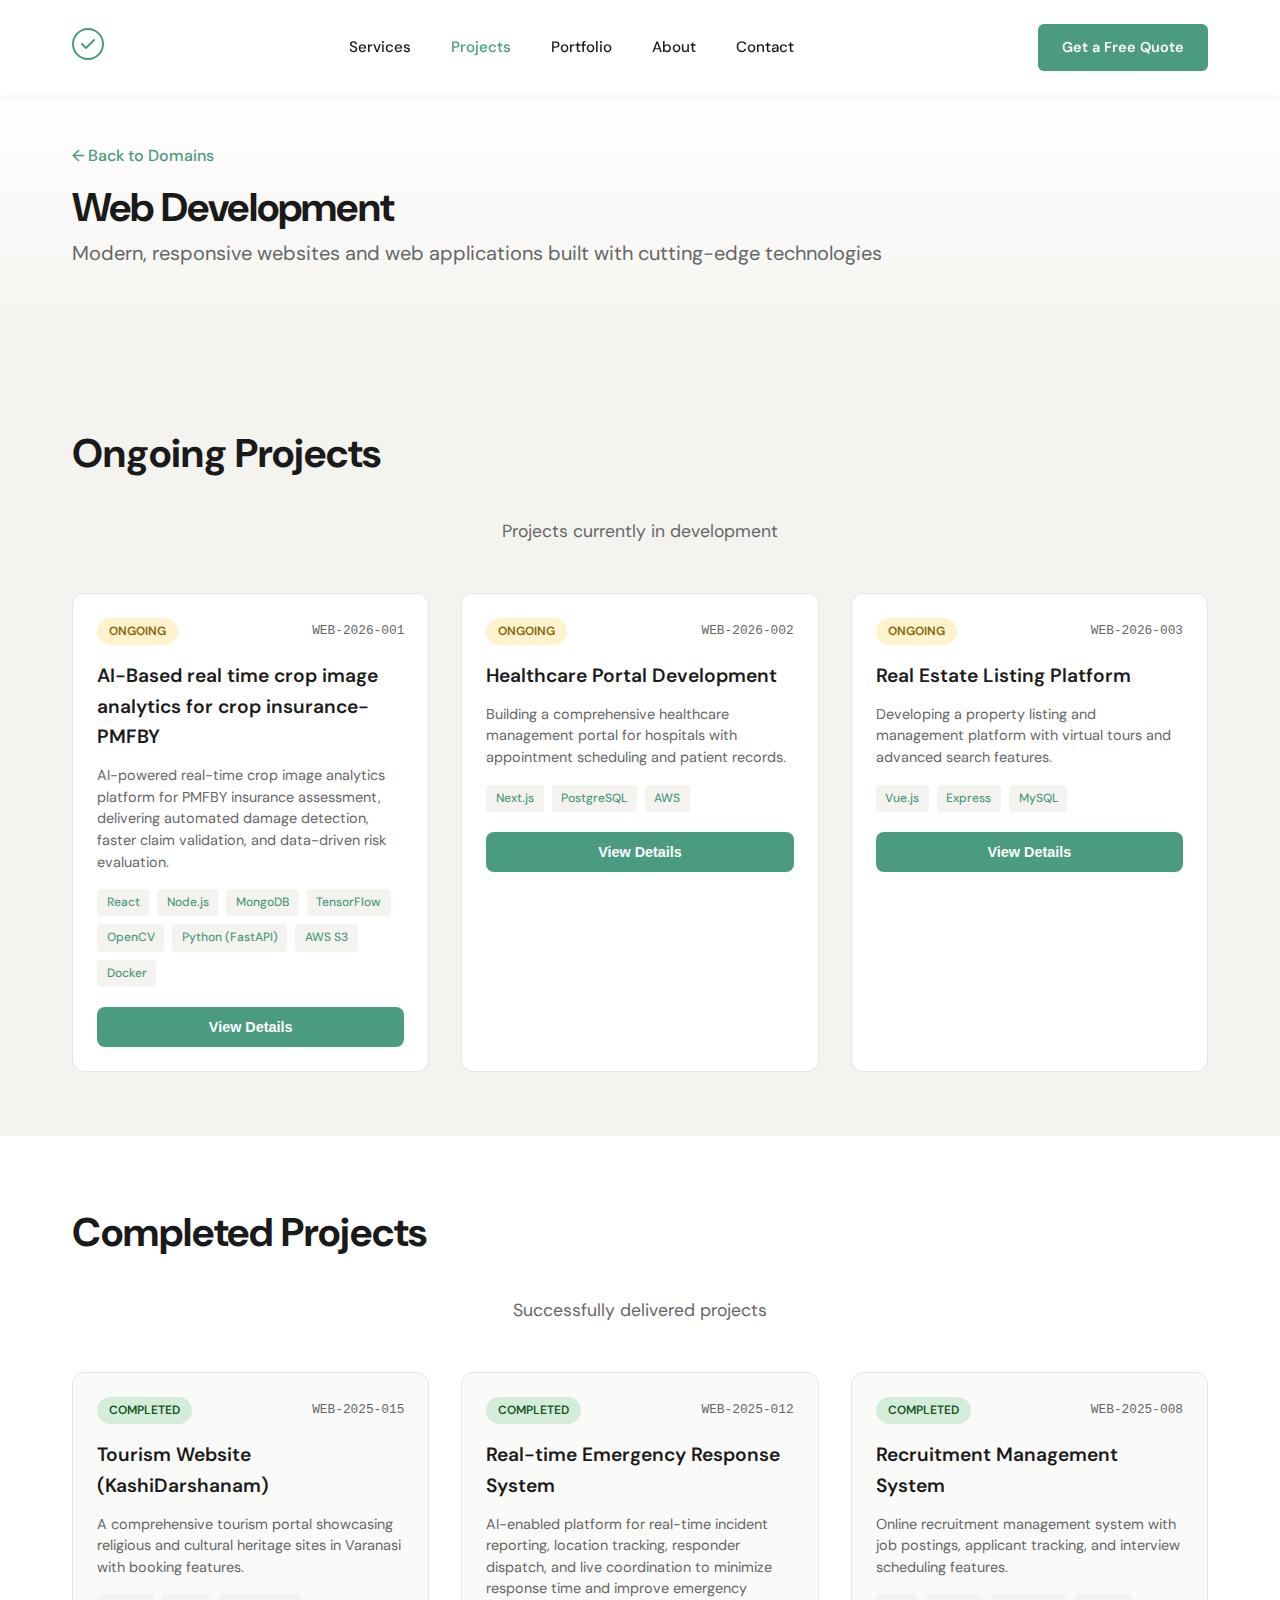
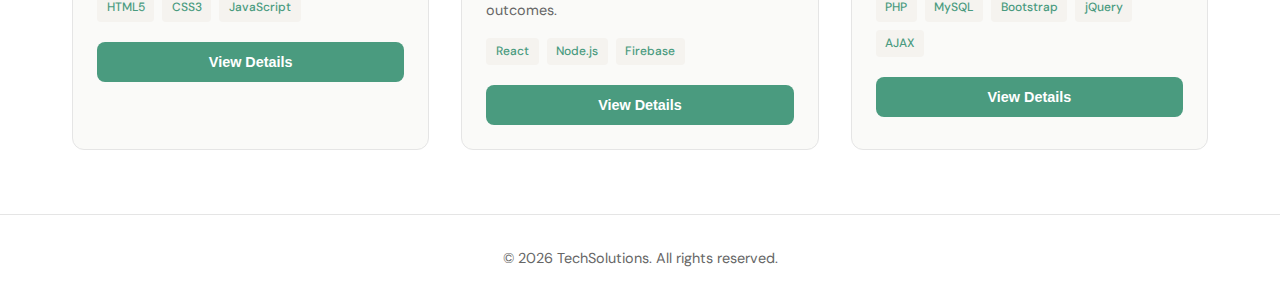
<file: projects-web.html>
<!DOCTYPE html>
<html lang="en">
<head>
  <meta charset="UTF-8" />
  <meta name="description" content="Innovative technology solutions for businesses and students. Web development, app development, AI solutions.">
  <meta name="keywords" content="web development, app development, student projects, tech solutions, AI services">
  <meta name="author" content="TechSolutions">
  <meta property="og:title" content="TechSolutions">
  <meta property="og:description" content="Bridging students and industry through real-world projects.">
  <meta property="og:type" content="website">
  <meta name="viewport" content="width=device-width, initial-scale=1.0"/>
  <title>Web Development Projects | TechSolutions</title>
  <link rel="stylesheet" href="assets/css/style.css">
  <link rel="preconnect" href="https://fonts.googleapis.com">
  <link rel="preconnect" href="https://fonts.gstatic.com" crossorigin>
  <link href="https://fonts.googleapis.com/css2?family=DM+Sans:wght@400;500;700&display=swap" rel="stylesheet">

  <!-- Google tag (gtag.js) -->
  <script async src="https://www.googletagmanager.com/gtag/js?id=G-XXXXXXX"></script>
  <script>
    window.dataLayer = window.dataLayer || [];
    function gtag(){dataLayer.push(arguments);}
    gtag('js', new Date());

    gtag('config', 'G-XXXXXXX');
  </script>
</head>

<body>

<!-- ================= NAVBAR ================= -->
<nav class="navbar">
  <div class="container">
    <div class="nav-content">
      <a href="index.html" class="logo" aria-label="TechSolutions Home">
        <div class="logo-icon">
          <svg width="32" height="32" viewBox="0 0 32 32" fill="none">
            <circle cx="16" cy="16" r="15" stroke="#4A9B7F" stroke-width="2"/>
            <path d="M10 16L14 20L22 12" stroke="#4A9B7F" stroke-width="2" stroke-linecap="round" stroke-linejoin="round"/>
          </svg>
        </div>
      </a>
      
      <div class="nav-links">
        <a href="services.html">Services</a>
        <a href="projects.html" class="active">Projects</a>
        <a href="portfolio.html">Portfolio</a>
        <a href="about.html">About</a>
        <a href="contact.html">Contact</a>
      </div>
      
      <a href="contact.html" class="btn-primary">Get a Free Quote</a>
    </div>
  </div>
</nav>

<!-- ================= HERO ================= -->
<section class="hero domain-hero">
  <div class="container">
    <a href="index.html#projects" class="back-link">← Back to Domains</a>
    <h1 class="hero-title">Web Development</h1>
    <p class="hero-subtitle">
      Modern, responsive websites and web applications built with cutting-edge technologies
    </p>
  </div>
</section>

<!-- ================= ONGOING PROJECTS ================= -->
<section class="domain-projects-section">
  <div class="container">
    <h2 class="section-title">Ongoing Projects</h2>
    <p class="section-subtitle">Projects currently in development</p>
    
    <div class="domain-projects-grid">
      <!-- Project 1 -->
      <div class="domain-project-card" data-project="web-ongoing-1">
        <div class="project-card-header">
          <span class="project-status ongoing">Ongoing</span>
          <span class="project-id">WEB-2026-001</span>
        </div>
        <h3 class="project-card-title">AI-Based  real time crop image analytics for crop insurance-PMFBY</h3>
        <p class="project-card-desc">AI-powered real-time crop image analytics platform for PMFBY insurance assessment, delivering automated damage detection, faster claim validation, and data-driven risk evaluation.</p>
        <div class="project-card-tech">
          <span>React</span>
          <span>Node.js</span>
          <span>MongoDB</span>
          <span>TensorFlow</span>
          <span>OpenCV</span>
          <span>Python (FastAPI)</span>
          <span>AWS S3</span>
          <span>Docker</span>
        </div>
        <button class="btn-view-details" onclick="openModal('web-ongoing-1')">View Details</button>
      </div>

      <!-- Project 2 -->
      <div class="domain-project-card" data-project="web-ongoing-2">
        <div class="project-card-header">
          <span class="project-status ongoing">Ongoing</span>
          <span class="project-id">WEB-2026-002</span>
        </div>
        <h3 class="project-card-title">Healthcare Portal Development</h3>
        <p class="project-card-desc">Building a comprehensive healthcare management portal for hospitals with appointment scheduling and patient records.</p>
        <div class="project-card-tech">
          <span>Next.js</span>
          <span>PostgreSQL</span>
          <span>AWS</span>
        </div>
        <button class="btn-view-details" onclick="openModal('web-ongoing-2')">View Details</button>
      </div>

      <!-- Project 3 -->
      <div class="domain-project-card" data-project="web-ongoing-3">
        <div class="project-card-header">
          <span class="project-status ongoing">Ongoing</span>
          <span class="project-id">WEB-2026-003</span>
        </div>
        <h3 class="project-card-title">Real Estate Listing Platform</h3>
        <p class="project-card-desc">Developing a property listing and management platform with virtual tours and advanced search features.</p>
        <div class="project-card-tech">
          <span>Vue.js</span>
          <span>Express</span>
          <span>MySQL</span>
        </div>
        <button class="btn-view-details" onclick="openModal('web-ongoing-3')">View Details</button>
      </div>
    </div>
  </div>
</section>

<!-- ================= COMPLETED PROJECTS ================= -->
<section class="domain-projects-section completed-section">
  <div class="container">
    <h2 class="section-title">Completed Projects</h2>
    <p class="section-subtitle">Successfully delivered projects</p>
    
    <div class="domain-projects-grid">
      <!-- Project 1 -->
      <div class="domain-project-card" data-project="web-completed-1">
        <div class="project-card-header">
          <span class="project-status completed">Completed</span>
          <span class="project-id">WEB-2025-015</span>
        </div>
        <h3 class="project-card-title">Tourism Website (KashiDarshanam)</h3>
        <p class="project-card-desc">A comprehensive tourism portal showcasing religious and cultural heritage sites in Varanasi with booking features.</p>
        <div class="project-card-tech">
          <span>HTML5</span>
          <span>CSS3</span>
          <span>JavaScript</span>
        </div>
        <button class="btn-view-details" onclick="openModal('web-completed-1')">View Details</button>
      </div>

      <!-- Project 2 -->
      <div class="domain-project-card" data-project="web-completed-2">
        <div class="project-card-header">
          <span class="project-status completed">Completed</span>
          <span class="project-id">WEB-2025-012</span>
        </div>
        <h3 class="project-card-title">Real-time Emergency Response System</h3>
        <p class="project-card-desc">
        AI-enabled platform for real-time incident reporting, location tracking, responder dispatch, and live coordination to minimize response time and improve emergency outcomes.
        </p>
        <div class="project-card-tech">
          <span>React</span>
          <span>Node.js</span>
          <span>Firebase</span>
        </div>

        <button class="btn-view-details" onclick="openModal('web-completed-2')">View Details</button>
      </div>

      <!-- Project 3 -->
      <div class="domain-project-card" data-project="web-completed-3">
        <div class="project-card-header">
          <span class="project-status completed">Completed</span>
          <span class="project-id">WEB-2025-008</span>
        </div>
        <h3 class="project-card-title">Recruitment Management System</h3>
        <p class="project-card-desc">Online recruitment management system with job postings, applicant tracking, and interview scheduling features.</p>
        <div class="project-card-tech">
              <span>PHP</span>
              <span>MySQL</span>
              <span>Bootstrap</span>
              <span>jQuery</span>
              <span>AJAX</span>
        </div>
        <button class="btn-view-details" onclick="openModal('web-completed-3')">View Details</button>
      </div>
    </div>
  </div>
</section>

<!-- ================= PROJECT MODALS ================= -->

<!-- Modal for web-ongoing-1 -->
<div id="modal-web-ongoing-1" class="project-modal">
  <div class="modal-content">
    <button class="modal-close" onclick="closeModal('web-ongoing-1')">&times;</button>
    <h2 class="modal-title">PROJECT DETAILS</h2>
    <table class="project-details-table">
      <tr>
        <th>Project ID</th>
        <td>WEB-2026-001</td>
      </tr>
      <tr>
        <th>Project Title</th>
        <td>AI-Based  real time crop image analytics for crop insurance-PMFBY</td>
      </tr>
      <tr>
        <th>Description</th>
        <td>
          <strong>Problem Statement</strong><br><br>
          This project involves a complete redesign and redevelopment of an existing e-commerce platform to improve user experience, performance, and scalability. The solution includes:<br><br>
          • Modern responsive UI with improved navigation and product discovery<br>
          • Enhanced shopping cart and checkout experience<br>
          • Integration with multiple payment gateways<br>
          • Real-time inventory management system<br>
          • Advanced analytics dashboard for business insights
        </td>
      </tr>
      <tr>
        <th>Client</th>
        <td>RetailTech Solutions Pvt. Ltd.</td>
      </tr>
      <tr>
        <th>Category</th>
        <td>Web Application</td>
      </tr>
      <tr>
        <th>Technology Stack</th>
        <td>React, Node.js, MongoDB, Redis, AWS, Stripe API</td>
      </tr>
      <tr>
        <th>Status</th>
        <td><span class="status-badge ongoing">Ongoing</span></td>
      </tr>
      <tr>
        <th>Links</th>
        <td>
          <a href="#" class="project-link">GitHub Repository</a> |
          <a href="#" class="project-link">Development Preview</a>
        </td>
      </tr>
      <tr>
        <th>Screenshots</th>
        <td>
          <div class="modal-screenshots">
            <div class="screenshot-placeholder">Screenshot 1</div>
            <div class="screenshot-placeholder">Screenshot 2</div>
          </div>
        </td>
      </tr>
    </table>
  </div>
</div>

<!-- Modal Template for web-ongoing-2 -->
<div id="modal-web-ongoing-2" class="project-modal">
  <div class="modal-content">
    <button class="modal-close" onclick="closeModal('web-ongoing-2')">&times;</button>
    <h2 class="modal-title">PROJECT DETAILS</h2>
    <table class="project-details-table">
      <tr>
        <th>Project ID</th>
        <td>WEB-2026-002</td>
      </tr>
      <tr>
        <th>Project Title</th>
        <td>Healthcare Portal Development</td>
      </tr>
      <tr>
        <th>Description</th>
        <td>
          <strong>Problem Statement</strong><br><br>
          Development of a comprehensive healthcare management portal for multi-specialty hospitals. The solution includes:<br><br>
          • Online appointment scheduling with doctor availability<br>
          • Electronic Health Records (EHR) management<br>
          • Lab reports and prescription management<br>
          • Telemedicine integration for remote consultations<br>
          • Insurance claim processing module
        </td>
      </tr>
      <tr>
        <th>Client</th>
        <td>MedCare Hospital Group</td>
      </tr>
      <tr>
        <th>Category</th>
        <td>Healthcare Web Application</td>
      </tr>
      <tr>
        <th>Technology Stack</th>
        <td>Next.js, PostgreSQL, AWS, HIPAA Compliant Infrastructure</td>
      </tr>
      <tr>
        <th>Status</th>
        <td><span class="status-badge ongoing">Ongoing</span></td>
      </tr>
      <tr>
        <th>Links</th>
        <td>
          <a href="#" class="project-link">GitHub Repository</a> |
          <a href="#" class="project-link">Staging Environment</a>
        </td>
      </tr>
      <tr>
        <th>Screenshots</th>
        <td>
          <div class="modal-screenshots">
            <div class="screenshot-placeholder">Dashboard Preview</div>
            <div class="screenshot-placeholder">Appointment Module</div>
          </div>
        </td>
      </tr>
    </table>
  </div>
</div>

<!-- Modal Template for web-ongoing-3 -->
<div id="modal-web-ongoing-3" class="project-modal">
  <div class="modal-content">
    <button class="modal-close" onclick="closeModal('web-ongoing-3')">&times;</button>
    <h2 class="modal-title">PROJECT DETAILS</h2>
    <table class="project-details-table">
      <tr>
        <th>Project ID</th>
        <td>WEB-2026-003</td>
      </tr>
      <tr>
        <th>Project Title</th>
        <td>Real Estate Listing Platform</td>
      </tr>
      <tr>
        <th>Description</th>
        <td>
          <strong>Problem Statement</strong><br><br>
          Building a modern property listing platform for real estate agencies. Key features include:<br><br>
          • Advanced property search with filters and map integration<br>
          • 360° virtual property tours<br>
          • Agent dashboard for property management<br>
          • Lead management and CRM integration<br>
          • Mortgage calculator and financing options
        </td>
      </tr>
      <tr>
        <th>Client</th>
        <td>HomeFind Realty</td>
      </tr>
      <tr>
        <th>Category</th>
        <td>Real Estate Web Platform</td>
      </tr>
      <tr>
        <th>Technology Stack</th>
        <td>Vue.js, Express, MySQL, Google Maps API, Three.js</td>
      </tr>
      <tr>
        <th>Status</th>
        <td><span class="status-badge ongoing">Ongoing</span></td>
      </tr>
      <tr>
        <th>Links</th>
        <td>
          <a href="#" class="project-link">GitHub Repository</a> |
          <a href="#" class="project-link">Demo Site</a>
        </td>
      </tr>
      <tr>
        <th>Screenshots</th>
        <td>
          <div class="modal-screenshots">
            <div class="screenshot-placeholder">Property Listing</div>
            <div class="screenshot-placeholder">Virtual Tour</div>
          </div>
        </td>
      </tr>
    </table>
  </div>
</div>

<!-- Modal Template for web-completed-1 -->
<div id="modal-web-completed-1" class="project-modal">
  <div class="modal-content">
    <button class="modal-close" onclick="closeModal('web-completed-1')">&times;</button>
    <h2 class="modal-title">PROJECT DETAILS</h2>
    <table class="project-details-table">
      <tr>
        <th>Project ID</th>
        <td>WEB-2025-015</td>
      </tr>
      <tr>
        <th>Project Title</th>
        <td>Tourism Website (KashiDarshanam)</td>
      </tr>
      <tr>
        <th>Description</th>
        <td>
          <strong>Problem Statement</strong><br><br>
          A comprehensive tourism portal for Varanasi showcasing the city's rich religious and cultural heritage. Features include:<br><br>
          • Interactive map of temples, ghats, and heritage sites<br>
          • Virtual darshan and 360° views of famous temples<br>
          • Hotel and accommodation booking integration<br>
          • Event calendar for festivals and ceremonies<br>
          • Multi-language support for international tourists
        </td>
      </tr>
      <tr>
        <th>Client</th>
        <td>Varanasi Tourism Department</td>
      </tr>
      <tr>
        <th>Category</th>
        <td>Tourism & Hospitality</td>
      </tr>
      <tr>
        <th>Technology Stack</th>
        <td>HTML5, CSS3, JavaScript, PHP, MySQL</td>
      </tr>
      <tr>
        <th>Status</th>
        <td><span class="status-badge completed">Completed</span></td>
      </tr>
      <tr>
        <th>Links</th>
        <td>
          <a href="#" class="project-link">Live Website</a> |
          <a href="#" class="project-link">GitHub Repository</a>
        </td>
      </tr>
      <tr>
        <th>Screenshots</th>
        <td>
          <div class="modal-screenshots">
            <div class="screenshot-placeholder">Homepage</div>
            <div class="screenshot-placeholder">Temple Gallery</div>
          </div>
        </td>
      </tr>
    </table>
  </div>
</div>

<!-- Modal Template for web-completed-2 -->
<div id="modal-web-completed-2" class="project-modal">
  <div class="modal-content">
    <button class="modal-close" onclick="closeModal('web-completed-2')">&times;</button>
    <h2 class="modal-title">PROJECT DETAILS</h2>
    <table class="project-details-table">
      <tr>
        <th>Project ID</th>
        <td>WEB-2025-012</td>
      </tr>
      <tr>
        <th>Project Title</th>
        <td>Restaurant Management System</td>
      </tr>
      <tr>
        <th>Description</th>
        <td>
          <strong>Problem Statement</strong><br><br>
          Full-stack web application for complete restaurant operations management. Key features:<br><br>
          • Online food ordering with customization options<br>
          • Table reservation system with floor planning<br>
          • Kitchen display system for order management<br>
          • Inventory tracking with low-stock alerts<br>
          • Sales analytics and reporting dashboard
        </td>
      </tr>
      <tr>
        <th>Client</th>
        <td>Spice Garden Restaurant Chain</td>
      </tr>
      <tr>
        <th>Category</th>
        <td>Food & Hospitality</td>
      </tr>
      <tr>
        <th>Technology Stack</th>
        <td>React, Node.js, Firebase, Stripe</td>
      </tr>
      <tr>
        <th>Status</th>
        <td><span class="status-badge completed">Completed</span></td>
      </tr>
      <tr>
        <th>Links</th>
        <td>
          <a href="#" class="project-link">Live Demo</a> |
          <a href="#" class="project-link">GitHub Repository</a>
        </td>
      </tr>
      <tr>
        <th>Screenshots</th>
        <td>
          <div class="modal-screenshots">
            <div class="screenshot-placeholder">Order Dashboard</div>
            <div class="screenshot-placeholder">Analytics View</div>
          </div>
        </td>
      </tr>
    </table>
  </div>
</div>

<!-- Modal Template for web-completed-3 -->
<div id="modal-web-completed-3" class="project-modal">
  <div class="modal-content">
    <button class="modal-close" onclick="closeModal('web-completed-3')">&times;</button>
    <h2 class="modal-title">PROJECT DETAILS</h2>
    <table class="project-details-table">
      <tr>
        <th>Project ID</th>
        <td>WEB-2025-008</td>
      </tr>
      <tr>
        <th>Project Title</th>
        <td>Educational Learning Platform</td>
      </tr>
      <tr>
        <th>Description</th>
        <td>
          <strong>Problem Statement</strong><br><br>
          Online learning management system for educational institutions and corporate training. Features include:<br><br>
          • Video course creation and management<br>
          • Interactive quizzes and assessments<br>
          • Progress tracking with learning paths<br>
          • Certificate generation upon completion<br>
          • Discussion forums and live Q&A sessions
        </td>
      </tr>
      <tr>
        <th>Client</th>
        <td>EduTech Learning Academy</td>
      </tr>
      <tr>
        <th>Category</th>
        <td>Education Technology</td>
      </tr>
      <tr>
        <th>Technology Stack</th>
        <td>Angular, Django, PostgreSQL, AWS S3</td>
      </tr>
      <tr>
        <th>Status</th>
        <td><span class="status-badge completed">Completed</span></td>
      </tr>
      <tr>
        <th>Links</th>
        <td>
          <a href="#" class="project-link">Live Platform</a> |
          <a href="#" class="project-link">GitHub Repository</a>
        </td>
      </tr>
      <tr>
        <th>Screenshots</th>
        <td>
          <div class="modal-screenshots">
            <div class="screenshot-placeholder">Course Dashboard</div>
            <div class="screenshot-placeholder">Quiz Interface</div>
          </div>
        </td>
      </tr>
    </table>
  </div>
</div>

<!-- ================= FOOTER ================= -->
<footer class="footer">
  <div class="container">
    <p>&copy; 2026 TechSolutions. All rights reserved.</p>
  </div>
</footer>

<script src="assets/js/main.js"></script>

</body>
</html>
</file>
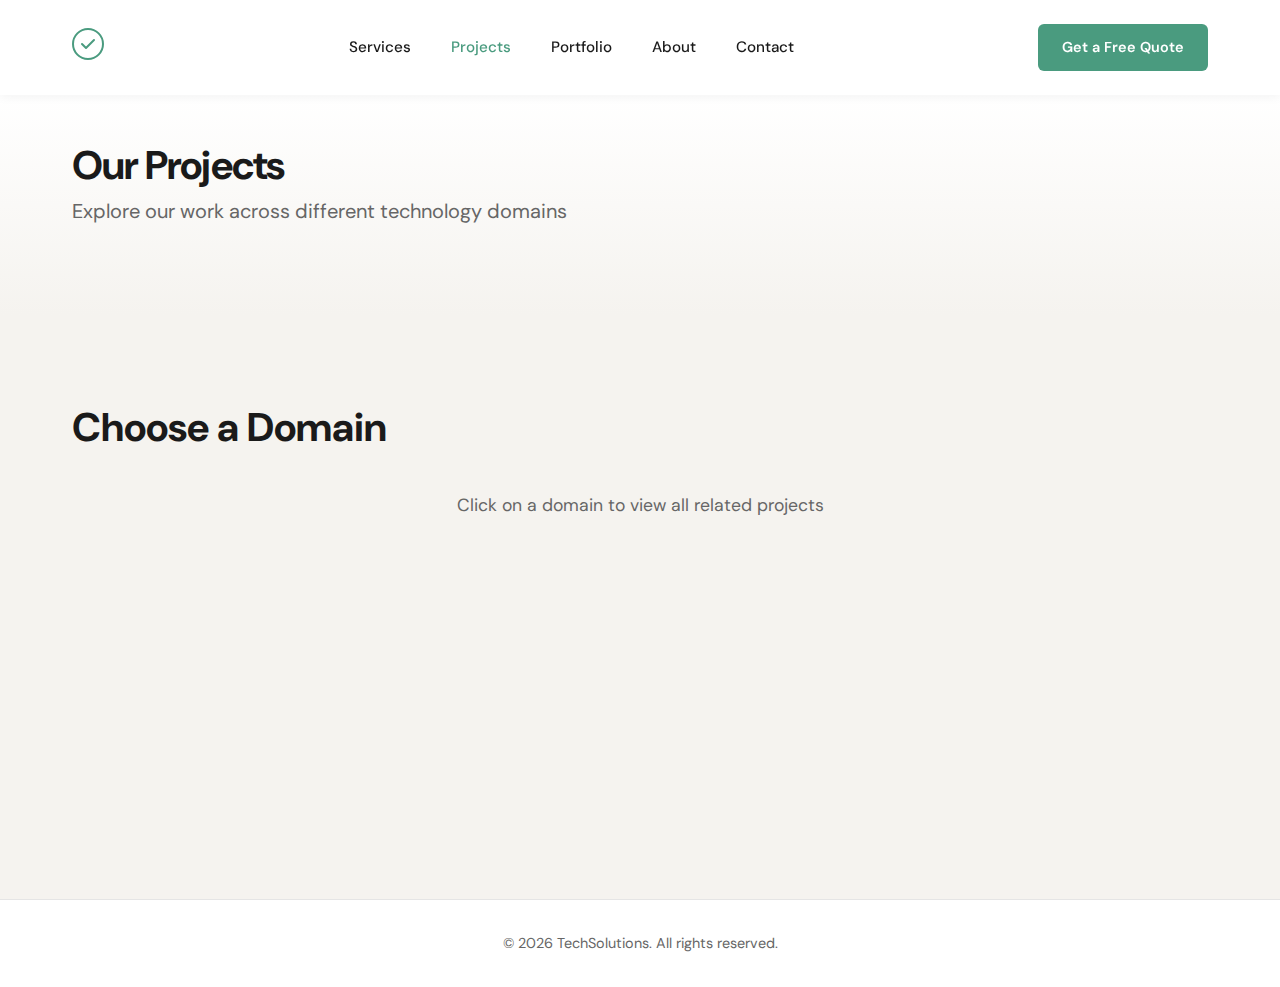
<file: projects.html>
<!DOCTYPE html>
<html lang="en">
<head>
  <meta charset="UTF-8" />
  <meta name="description" content="Innovative technology solutions for businesses and students. Web development, app development, AI solutions.">
  <meta name="keywords" content="web development, app development, student projects, tech solutions, AI services">
  <meta name="author" content="TechSolutions">
  <meta property="og:title" content="TechSolutions">
  <meta property="og:description" content="Bridging students and industry through real-world projects.">
  <meta property="og:type" content="website">
  <meta name="viewport" content="width=device-width, initial-scale=1.0"/>
  <title>Projects | TechSolutions</title>
  <link rel="stylesheet" href="assets/css/style.css">
  <link rel="preconnect" href="https://fonts.googleapis.com">
  <link rel="preconnect" href="https://fonts.gstatic.com" crossorigin>
  <link href="https://fonts.googleapis.com/css2?family=DM+Sans:wght@400;500;700&display=swap" rel="stylesheet">

  <!-- Google tag (gtag.js) -->
  <script async src="https://www.googletagmanager.com/gtag/js?id=G-XXXXXXX"></script>
  <script>
    window.dataLayer = window.dataLayer || [];
    function gtag(){dataLayer.push(arguments);}
    gtag('js', new Date());

    gtag('config', 'G-XXXXXXX');
  </script>
</head>

<body>
<!-- ================= NAVBAR ================= -->
<nav class="navbar">
  <div class="container">
    <div class="nav-content">
      <a href="index.html" class="logo" aria-label="TechSolutions Home">
        <div class="logo-icon">
          <svg width="32" height="32" viewBox="0 0 32 32" fill="none">
            <circle cx="16" cy="16" r="15" stroke="#4A9B7F" stroke-width="2"/>
            <path d="M10 16L14 20L22 12" stroke="#4A9B7F" stroke-width="2" stroke-linecap="round" stroke-linejoin="round"/>
          </svg>
        </div>
      </a>
      
      <div class="nav-links">
        <a href="services.html">Services</a>
        <a href="projects.html" class="active">Projects</a>
        <a href="portfolio.html">Portfolio</a>
        <a href="about.html">About</a>
        <a href="contact.html">Contact</a>
      </div>
      
      <a href="contact.html" class="btn-primary">Get a Free Quote</a>
    </div>
  </div>
</nav>

<!-- ================= HERO ================= -->
<section class="hero domain-hero">
  <div class="container">
    <h1 class="hero-title">Our Projects</h1>
    <p class="hero-subtitle">
      Explore our work across different technology domains
    </p>
  </div>
</section>

<!-- ================= PROJECT DOMAINS ================= -->
<section class="projects-section">
  <div class="container">
    <h2 class="section-title">Choose a Domain</h2>
    <p class="section-subtitle">Click on a domain to view all related projects</p>
    
    <div class="projects-grid">
      <a href="projects-web.html" class="project-card domain-card">
        <div class="project-mockup laptop-mockup">
          <div class="mockup-screen">
            <div class="mockup-content web-content">
              <div class="web-header"></div>
              <div class="web-body">
                <div class="web-text-block"></div>
                <div class="web-text-block short"></div>
              </div>
            </div>
          </div>
        </div>
        <h3 class="project-title">Web Development</h3>
        <p class="domain-desc">Modern websites & web applications</p>
      </a>
      
      <a href="projects-iot.html" class="project-card domain-card">
        <div class="project-mockup iot-mockup">
          <div class="iot-icon">
            <div class="iot-hub"></div>
            <div class="iot-ring iot-ring-1"></div>
            <div class="iot-ring iot-ring-2"></div>
            <div class="iot-device iot-device-top"></div>
            <div class="iot-device iot-device-right"></div>
            <div class="iot-device iot-device-bottom"></div>
            <div class="iot-device iot-device-left"></div>
          </div>
        </div>
        <h3 class="project-title">Internet of Things</h3>
        <p class="domain-desc">Smart devices & connected systems</p>
      </a>
      
      <a href="projects-datascience.html" class="project-card domain-card">
        <div class="project-mockup laptop-mockup">
          <div class="mockup-screen">
            <div class="mockup-content dashboard-content">
              <div class="dashboard-chart"></div>
              <div class="dashboard-stats"></div>
            </div>
          </div>
        </div>
        <h3 class="project-title">Data Science - ML & AI</h3>
        <p class="domain-desc">Machine learning & analytics solutions</p>
      </a>
    </div>
  </div>
</section>

<!-- ================= FOOTER ================= -->
<footer class="footer">
  <div class="container">
    <p>&copy; 2026 TechSolutions. All rights reserved.</p>
  </div>
</footer>

<script src="assets/js/main.js"></script>

</body>
</html>
</file>
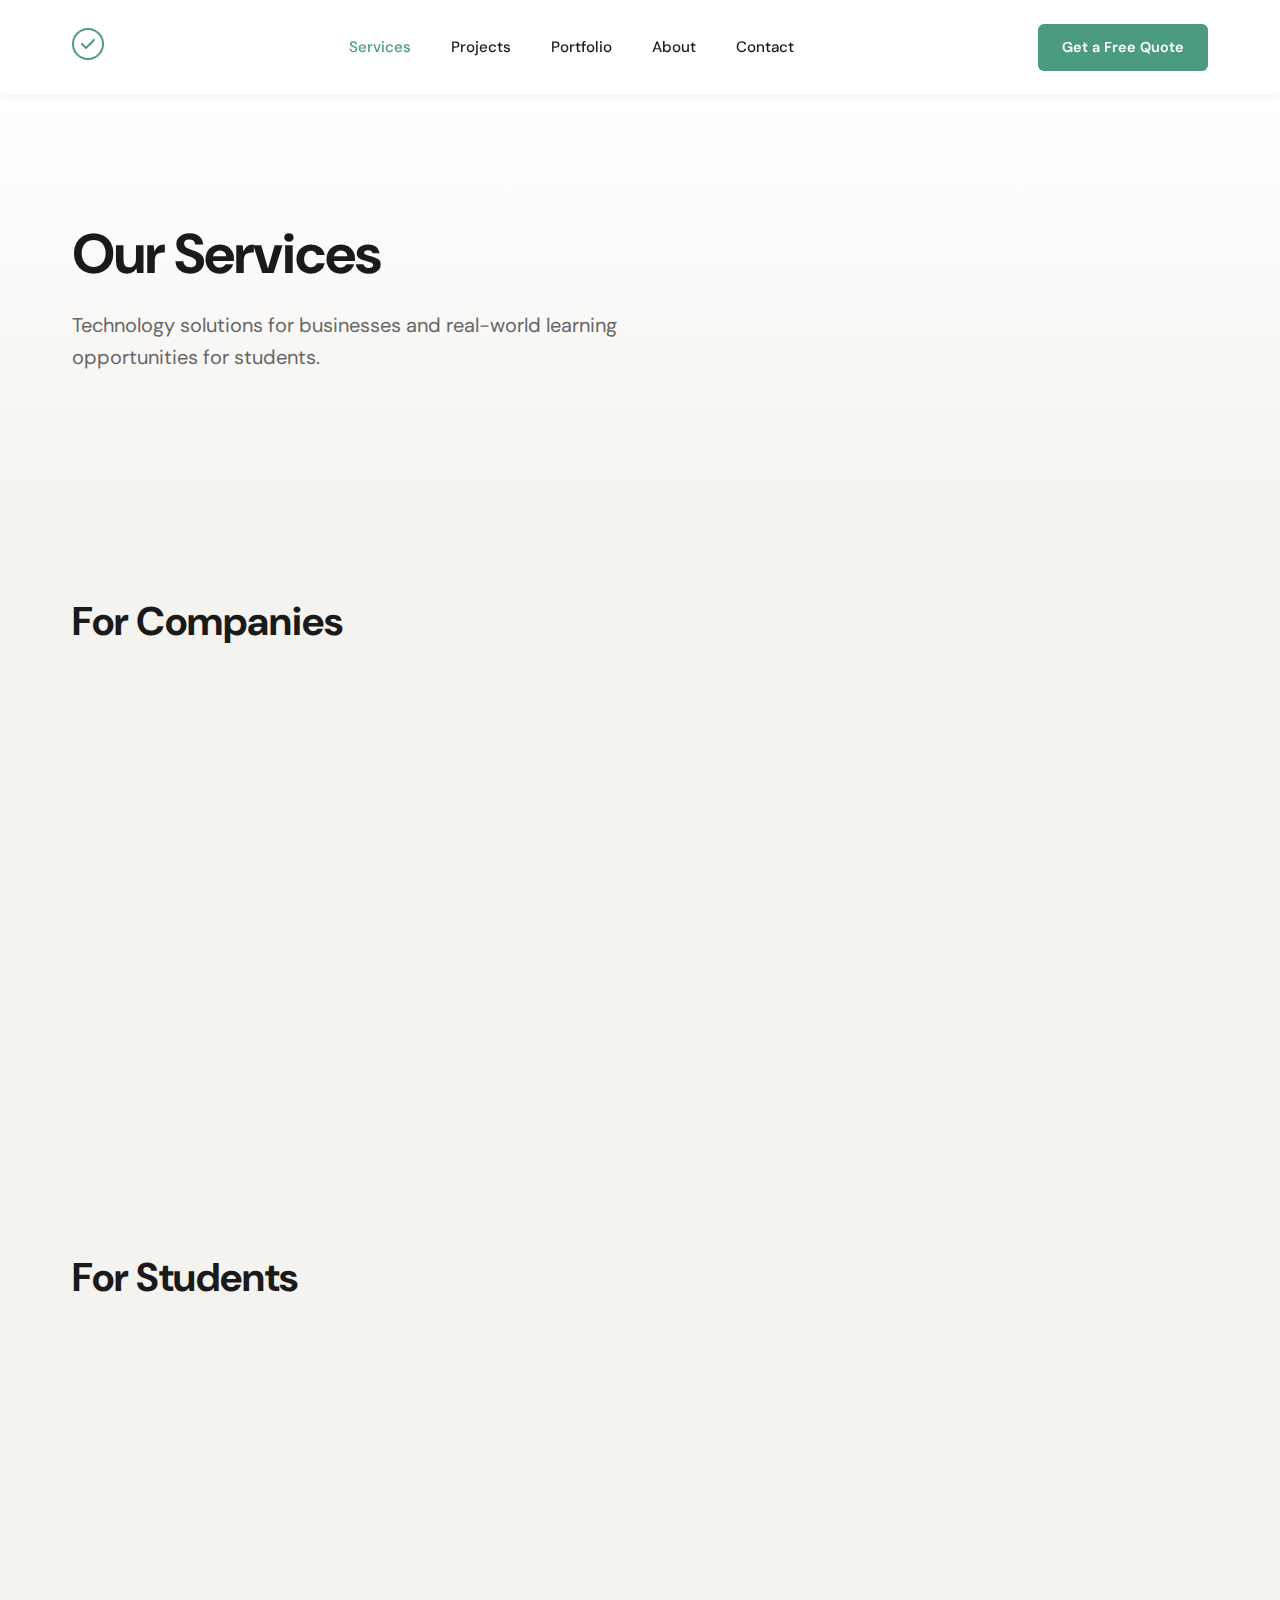
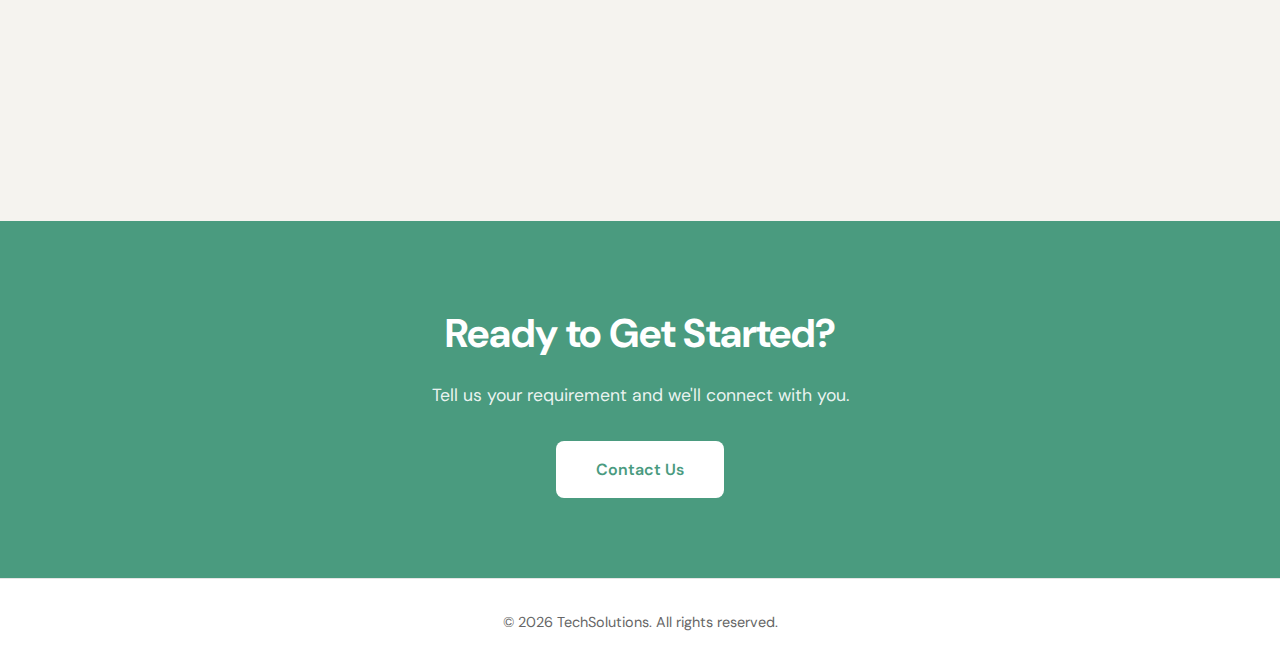
<file: services.html>
<!DOCTYPE html>
<html lang="en">
<head>
  <meta charset="UTF-8" />
  <meta name="description" content="Innovative technology solutions for businesses and students. Web development, app development, AI solutions.">
  <meta name="keywords" content="web development, app development, student projects, tech solutions, AI services">
  <meta name="author" content="TechSolutions">
  <meta property="og:title" content="TechSolutions">
  <meta property="og:description" content="Bridging students and industry through real-world projects.">
  <meta property="og:type" content="website">
  <meta name="viewport" content="width=device-width, initial-scale=1.0"/>
  <title>Services | TechSolutions</title>
  <link rel="stylesheet" href="assets/css/style.css">
  <link rel="preconnect" href="https://fonts.googleapis.com">
  <link rel="preconnect" href="https://fonts.gstatic.com" crossorigin>
  <link href="https://fonts.googleapis.com/css2?family=DM+Sans:wght@400;500;700&display=swap" rel="stylesheet">

  <!-- Google tag (gtag.js) -->
  <script async src="https://www.googletagmanager.com/gtag/js?id=G-XXXXXXX"></script>
  <script>
    window.dataLayer = window.dataLayer || [];
    function gtag(){dataLayer.push(arguments);}
    gtag('js', new Date());

    gtag('config', 'G-XXXXXXX');
  </script>
</head>

<body>

<!-- ================= NAVBAR ================= -->
<nav class="navbar">
  <div class="container">
    <div class="nav-content">
      <a href="index.html" class="logo" aria-label="TechSolutions Home">
        <div class="logo-icon">
          <svg width="32" height="32" viewBox="0 0 32 32" fill="none">
            <circle cx="16" cy="16" r="15" stroke="#4A9B7F" stroke-width="2"/>
            <path d="M10 16L14 20L22 12" stroke="#4A9B7F" stroke-width="2" stroke-linecap="round" stroke-linejoin="round"/>
          </svg>
        </div>
      </a>
      
      <div class="nav-links">
        <a href="services.html" class="active">Services</a>
        <a href="projects.html">Projects</a>
        <a href="portfolio.html">Portfolio</a>
        <a href="about.html">About</a>
        <a href="contact.html">Contact</a>
      </div>
      
      <a href="contact.html" class="btn-primary">Get a Free Quote</a>
    </div>
  </div>
</nav>

<!-- ================= HERO ================= -->
<section class="hero">
  <div class="container">
    <h1 class="hero-title">
      Our Services
    </h1>
    <p class="hero-subtitle">
      Technology solutions for businesses and real-world learning<br>
      opportunities for students.
    </p>
  </div>
</section>

<!-- ================= COMPANY SERVICES ================= -->
<section class="services-section">
  <div class="container">
    <h2 class="section-title">For Companies</h2>
    
    <div class="services-grid">
      <div class="service-card">
        <div class="service-icon">
          <svg width="48" height="48" viewBox="0 0 48 48" fill="none">
            <rect x="6" y="10" width="36" height="24" rx="2" stroke="#4A9B7F" stroke-width="2"/>
            <line x1="6" y1="28" x2="42" y2="28" stroke="#4A9B7F" stroke-width="2"/>
            <circle cx="24" cy="19" r="2" fill="#4A9B7F"/>
          </svg>
        </div>
        <h3 class="service-title">Web Development</h3>
        <p class="service-desc">Business websites, dashboards, landing pages, and custom platforms.</p>
      </div>
      
      <div class="service-card">
        <div class="service-icon">
          <svg width="48" height="48" viewBox="0 0 48 48" fill="none">
            <rect x="14" y="6" width="20" height="36" rx="3" stroke="#4A9B7F" stroke-width="2"/>
            <line x1="14" y1="36" x2="34" y2="36" stroke="#4A9B7F" stroke-width="2"/>
            <circle cx="24" cy="38" r="1.5" fill="#4A9B7F"/>
          </svg>
        </div>
        <h3 class="service-title">DevOps</h3>
        <p class="service-desc">CI/CD pipelines & infrastructure automation.</p>
      </div>

      <div class="service-card">
        <div class="service-icon">
          <svg width="48" height="48" viewBox="0 0 48 48" fill="none">
            <rect x="14" y="6" width="20" height="36" rx="3" stroke="#4A9B7F" stroke-width="2"/>
            <line x1="14" y1="36" x2="34" y2="36" stroke="#4A9B7F" stroke-width="2"/>
            <circle cx="24" cy="38" r="1.5" fill="#4A9B7F"/>
          </svg>
        </div>
        <h3 class="service-title">IoT Solutions</h3>
        <p class="service-desc">Smart devices & connected systems</p>
      </div>
      
      <div class="service-card">
        <div class="service-icon">
          <svg width="48" height="48" viewBox="0 0 48 48" fill="none">
            <circle cx="24" cy="24" r="12" stroke="#4A9B7F" stroke-width="2"/>
            <path d="M18 24L22 28L30 20" stroke="#4A9B7F" stroke-width="2" stroke-linecap="round" stroke-linejoin="round"/>
          </svg>
        </div>
        <h3 class="service-title">Data & Automation</h3>
        <p class="service-desc">Analytics dashboards, automation tools, and AI-based solutions.</p>
      </div>

      <div class="service-card">
        <div class="service-icon">
          <svg width="48" height="48" viewBox="0 0 48 48" fill="none">
            <circle cx="24" cy="24" r="12" stroke="#4A9B7F" stroke-width="2"/>
            <path d="M18 24L22 28L30 20" stroke="#4A9B7F" stroke-width="2" stroke-linecap="round" stroke-linejoin="round"/>
          </svg>
        </div>
        <h3 class="service-title">Branding</h3>
        <p class="service-desc">Logos, graphics, and visual identity.</p>
      </div>

    </div>
  </div>
</section>

<!-- ================= STUDENT SERVICES ================= -->
<section class="services-section services-section-alt">
  <div class="container">
    <h2 class="section-title">For Students</h2>
    
    <div class="services-grid">
      <div class="service-card">
        <div class="service-icon">
          <svg width="48" height="48" viewBox="0 0 48 48" fill="none">
            <rect x="8" y="12" width="32" height="24" rx="2" stroke="#4A9B7F" stroke-width="2"/>
            <path d="M24 12L32 20L24 28L16 20L24 12Z" stroke="#4A9B7F" stroke-width="2" stroke-linejoin="round"/>
          </svg>
        </div>
        <h3 class="service-title">Project Guidance/Exposure</h3>
        <p class="service-desc">Final year projects, mini projects, and idea validation.</p>
      </div>
      
      <div class="service-card">
        <div class="service-icon">
          <svg width="48" height="48" viewBox="0 0 48 48" fill="none">
            <circle cx="24" cy="16" r="6" stroke="#4A9B7F" stroke-width="2"/>
            <path d="M14 34C14 28 18 24 24 24C30 24 34 28 34 34" stroke="#4A9B7F" stroke-width="2" stroke-linecap="round"/>
          </svg>
        </div>
        <h3 class="service-title">Mentorship</h3>
        <p class="service-desc">Tech stack guidance, architecture, and best practices.</p>
      </div>
      
      <div class="service-card">
        <div class="service-icon">
          <svg width="48" height="48" viewBox="0 0 48 48" fill="none">
            <rect x="10" y="14" width="28" height="20" rx="2" stroke="#4A9B7F" stroke-width="2"/>
            <rect x="16" y="20" width="16" height="2" fill="#4A9B7F"/>
            <rect x="16" y="26" width="12" height="2" fill="#4A9B7F"/>
          </svg>
        </div>
        <h3 class="service-title">Portfolio Building</h3>
        <p class="service-desc">GitHub projects, deployment help, and resume-ready work.</p>
      </div>

      <div class="service-card">
        <div class="service-icon icon-skill"></div>
        <h3 class="service-title">Skill Development</h3>
        <p class="service-desc">Enhance your skills<br>with senior's guidance</p>
      </div>

      <div class="service-card">
        <div class="service-icon icon-content"></div>
        <h3 class="service-title">Content Writing</h3>
        <p class="service-desc">High-quality content<br>for your brand</p>
      </div>
    </div>
  </div>
</section>

<!-- ================= CTA ================= -->
<section class="cta-section">
  <div class="container">
    <div class="cta-content">
      <h2>Ready to Get Started?</h2>
      <p>Tell us your requirement and we'll connect with you.</p>
      <a href="contact.html" class="btn-cta">Contact Us</a>
    </div>
  </div>
</section>

<!-- ================= FOOTER ================= -->
<footer class="footer">
  <div class="container">
    <p>&copy; 2026 TechSolutions. All rights reserved.</p>
  </div>
</footer>

<script src="assets/js/main.js"></script>

</body>
</html>
</file>
<file: assets/css/style.css>
/* ================= AUTHORITY LINE ================= */
.authority-line {
  text-align: center;
  font-size: 1.08rem;
  color: #3A7A64;
  font-weight: 500;
  margin-top: 0.5rem;
}

/* ================= CREDIBILITY POINTS ================= */
.credibility-points {
  max-width: 700px;
  margin: 1.2rem auto 0 auto;
  text-align: center;
  font-size: 1rem;
  color: #4A9B7F;
}
.credibility-points ul {
  list-style: none;
  padding: 0;
  margin: 0;
  display: flex;
  justify-content: center;
  gap: 2.5rem;
  flex-wrap: wrap;
}
.credibility-points li {
  margin: 0;
}
/* ================= STATS BAR ================= */
.stats-bar {
  background: var(--color-white);
  border-bottom: 1px solid var(--color-border);
  box-shadow: 0 2px 8px rgba(0,0,0,0.03);
  padding: 0.7rem 0 0.6rem 0;
  position: relative;
}
.stats-bar::after {
  content: "";
  display: block;
  width: 90%;
  height: 1px;
  background: var(--color-border);
  margin: 0.5rem auto 0 auto;
  opacity: 0.5;
}

.stats-bar-inner {
  display: flex;
  justify-content: center;
  gap: 2.5rem;
  flex-wrap: wrap;
}
.stat-item {
  font-size: 1.1rem;
  color: var(--color-primary-dark);
  font-weight: 500;
  display: flex;
  align-items: baseline;
  gap: 0.4rem;
}
.stat-number {
  font-size: 1.5rem;
  color: var(--color-primary);
  font-weight: 800;
  margin-right: 0.2rem;
}
/* ===================================
   RESET & BASE STYLES
   =================================== */
* {
  margin: 0;
  padding: 0;
  box-sizing: border-box;
}

:root {
  --color-bg: #F5F3EF;
  --color-white: #FFFFFF;
  --color-text: #1A1A1A;
  --color-text-light: #666666;
  --color-primary: #4A9B7F;
  --color-primary-dark: #3A7A64;
  --color-card-bg: #FAFAF8;
  --color-border: #E5E5E5;
  
  --font-family: 'DM Sans', -apple-system, BlinkMacSystemFont, 'Segoe UI', sans-serif;
  
  --transition: all 0.3s ease;
}

html {
  scroll-behavior: smooth;
}

body {
  font-family: var(--font-family);
  background-color: var(--color-bg);
  color: var(--color-text);
  line-height: 1.6;
  overflow-x: hidden;
}

.container {
  max-width: 1200px;
  margin: 0 auto;
  padding: 0 2rem;
}

/* ===================================
   NAVIGATION
   =================================== */
.navbar {
  background: var(--color-white);
  padding: 1.5rem 0;
  position: sticky;
  top: 0;
  z-index: 1000;
  box-shadow: 0 2px 10px rgba(0, 0, 0, 0.05);
}

.nav-content {
  display: flex;
  justify-content: space-between;
  align-items: center;
}

.logo {
  display: flex;
  align-items: center;
  text-decoration: none;
}

.logo-icon svg {
  width: 32px;
  height: 32px;
}

.nav-links {
  display: flex;
  gap: 2.5rem;
  align-items: center;
}

.nav-links a {
  color: var(--color-text);
  text-decoration: none;
  font-weight: 500;
  font-size: 0.95rem;
  transition: var(--transition);
}

.nav-links a:hover {
  color: var(--color-primary);
}

.btn-primary {
  background-color: var(--color-primary);
  color: var(--color-white);
  padding: 0.75rem 1.5rem;
  border-radius: 6px;
  text-decoration: none;
  font-weight: 600;
  font-size: 0.9rem;
  transition: var(--transition);
  border: none;
  cursor: pointer;
}

.btn-primary:hover {
  background-color: var(--color-primary-dark);
  transform: translateY(-1px);
  box-shadow: 0 4px 12px rgba(74, 155, 127, 0.3);
}

/* ===================================
   HERO SECTION
   =================================== */
.hero {
  padding: 8rem 0 6rem;
  background: linear-gradient(180deg, var(--color-white) 0%, var(--color-bg) 100%);
}

.hero-title {
  font-size: 3.5rem;
  font-weight: 700;
  line-height: 1.1;
  margin-bottom: 1.5rem;
  color: var(--color-text);
  letter-spacing: -0.02em;
}

.hero-subtitle {
  font-size: 1.25rem;
  color: var(--color-text-light);
  margin-bottom: 2.5rem;
  font-weight: 400;
}

.btn-cta {
  display: inline-block;
  background-color: var(--color-primary);
  color: var(--color-white);
  padding: 1rem 2.5rem;
  border-radius: 8px;
  text-decoration: none;
  font-weight: 600;
  font-size: 1rem;
  transition: var(--transition);
}

.btn-cta:hover {
  background-color: var(--color-primary-dark);
  transform: translateY(-2px);
  box-shadow: 0 6px 20px rgba(74, 155, 127, 0.3);
}

/* ===================================
   SERVICES SECTION
   =================================== */
.services-section {
  padding: 5rem 0;
  background: var(--color-bg);
}

.section-title {
  font-size: 2.5rem;
  font-weight: 700;
  margin-bottom: 3rem;
  color: var(--color-text);
  text-align: left;
}

.services-grid {
  display: grid;
  grid-template-columns: repeat(3, 1fr);
  gap: 1.5rem;
}

.service-card {
  background: var(--color-white);
  padding: 1.5rem 1.2rem;
  border-radius: 10px;
  text-align: center;
  transition: var(--transition);
  border: 1px solid var(--color-border);
  min-height: 180px;
  display: flex;
  flex-direction: column;
  justify-content: center;
  align-items: center;
}

.service-card:hover {
  transform: translateY(-5px);
  box-shadow: 0 10px 30px rgba(0, 0, 0, 0.08);
}

.service-icon {
  margin: 0 auto 0.8rem;
  width: 36px;
  height: 36px;
  background-repeat: no-repeat;
  background-position: center;
  background-size: contain;
}

/* Web Development */
.icon-web {
  background-image: url("data:image/svg+xml,%3Csvg width='48' height='48' viewBox='0 0 48 48' fill='none' xmlns='http://www.w3.org/2000/svg'%3E%3Crect x='6' y='10' width='36' height='24' rx='2' stroke='%234A9B7F' stroke-width='2'/%3E%3Cline x1='6' y1='28' x2='42' y2='28' stroke='%234A9B7F' stroke-width='2'/%3E%3Ccircle cx='24' cy='19' r='2' fill='%234A9B7F'/%3E%3C/svg%3E");
}

/* App Development */
.icon-app {
  background-image: url("data:image/svg+xml,%3Csvg width='48' height='48' viewBox='0 0 48 48' fill='none' xmlns='http://www.w3.org/2000/svg'%3E%3Crect x='14' y='6' width='20' height='36' rx='3' stroke='%234A9B7F' stroke-width='2'/%3E%3Cline x1='14' y1='36' x2='34' y2='36' stroke='%234A9B7F' stroke-width='2'/%3E%3Ccircle cx='24' cy='38' r='1.5' fill='%234A9B7F'/%3E%3C/svg%3E");
}

/* IoT */
.icon-iot {
  background-image: url("data:image/svg+xml,%3Csvg width='48' height='48' viewBox='0 0 48 48' fill='none' xmlns='http://www.w3.org/2000/svg'%3E%3Cpath d='M24 8L30 16H18L24 8Z' stroke='%234A9B7F' stroke-width='2' stroke-linejoin='round'/%3E%3Ccircle cx='24' cy='30' r='10' stroke='%234A9B7F' stroke-width='2'/%3E%3Cpath d='M24 26V34M20 30H28' stroke='%234A9B7F' stroke-width='2' stroke-linecap='round'/%3E%3C/svg%3E");
}

/* For Students - Internship */
.icon-students {
  background-image: url("data:image/svg+xml,%3Csvg width='48' height='48' viewBox='0 0 48 48' fill='none' xmlns='http://www.w3.org/2000/svg'%3E%3Cpath d='M24 8L32 16V36H16V16L24 8Z' stroke='%234A9B7F' stroke-width='2' stroke-linejoin='round'/%3E%3Crect x='20' y='22' width='8' height='6' fill='%234A9B7F'/%3E%3Cline x1='16' y1='20' x2='32' y2='20' stroke='%234A9B7F' stroke-width='2'/%3E%3C/svg%3E");
}

/* Branding */
.icon-branding {
  background-image: url("data:image/svg+xml,%3Csvg width='48' height='48' viewBox='0 0 48 48' fill='none' xmlns='http://www.w3.org/2000/svg'%3E%3Ccircle cx='24' cy='18' r='8' stroke='%234A9B7F' stroke-width='2'/%3E%3Cpath d='M24 26V34M20 34H28' stroke='%234A9B7F' stroke-width='2' stroke-linecap='round'/%3E%3Ccircle cx='24' cy='14' r='2' fill='%234A9B7F'/%3E%3C/svg%3E");
}

/* For Students - Freelancing */
.icon-freelance {
  background-image: url("data:image/svg+xml,%3Csvg width='48' height='48' viewBox='0 0 48 48' fill='none' xmlns='http://www.w3.org/2000/svg'%3E%3Cpath d='M24 8L32 16V36H16V16L24 8Z' stroke='%234A9B7F' stroke-width='2' stroke-linejoin='round'/%3E%3Crect x='20' y='22' width='8' height='6' fill='%234A9B7F'/%3E%3Cline x1='16' y1='20' x2='32' y2='20' stroke='%234A9B7F' stroke-width='2'/%3E%3C/svg%3E");
}

/* Content Writing */
.icon-content {
  background-image: url("data:image/svg+xml,%3Csvg width='48' height='48' viewBox='0 0 48 48' fill='none' xmlns='http://www.w3.org/2000/svg'%3E%3Cpath d='M12 8H36V40H12V8Z' stroke='%234A9B7F' stroke-width='2' stroke-linejoin='round'/%3E%3Cline x1='18' y1='16' x2='30' y2='16' stroke='%234A9B7F' stroke-width='2' stroke-linecap='round'/%3E%3Cline x1='18' y1='22' x2='30' y2='22' stroke='%234A9B7F' stroke-width='2' stroke-linecap='round'/%3E%3Cline x1='18' y1='28' x2='26' y2='28' stroke='%234A9B7F' stroke-width='2' stroke-linecap='round'/%3E%3C/svg%3E");
}

/* Skill Development */
.icon-skill {
  background-image: url("data:image/svg+xml,%3Csvg width='48' height='48' viewBox='0 0 48 48' fill='none' xmlns='http://www.w3.org/2000/svg'%3E%3Crect x='10' y='10' width='28' height='28' rx='4' stroke='%234A9B7F' stroke-width='2'/%3E%3Cpath d='M24 18V30M18 24H30' stroke='%234A9B7F' stroke-width='2' stroke-linecap='round'/%3E%3C/svg%3E");
}

/* Projects Exposure */
.icon-projects {
  background-image: url("data:image/svg+xml,%3Csvg width='48' height='48' viewBox='0 0 48 48' fill='none' xmlns='http://www.w3.org/2000/svg'%3E%3Crect x='8' y='14' width='32' height='20' rx='3' stroke='%234A9B7F' stroke-width='2'/%3E%3Crect x='14' y='20' width='20' height='8' rx='2' stroke='%234A9B7F' stroke-width='2'/%3E%3C/svg%3E");
}

/* DevOps */
.icon-devops {
  background-image: url("data:image/svg+xml,%3Csvg width='48' height='48' viewBox='0 0 48 48' fill='none' xmlns='http://www.w3.org/2000/svg'%3E%3Cpath d='M16 24C16 24 19 20 24 20C29 20 32 24 32 24C32 24 29 28 24 28C19 28 16 24 16 24Z' stroke='%234A9B7F' stroke-width='2' stroke-linejoin='round'/%3E%3Ccircle cx='24' cy='24' r='14' stroke='%234A9B7F' stroke-width='2'/%3E%3Ccircle cx='24' cy='24' r='3' fill='%234A9B7F'/%3E%3Cpath d='M24 10V14M24 34V38M10 24H14M34 24H38' stroke='%234A9B7F' stroke-width='2' stroke-linecap='round'/%3E%3C/svg%3E");
}

.service-title {
  font-size: 1.05rem;
  font-weight: 600;
  margin-bottom: 0.5rem;
  color: var(--color-text);
  line-height: 1.3;
}

.service-desc {
  font-size: 0.85rem;
  color: var(--color-text-light);
  line-height: 1.5;
}

/* ===================================
   PROJECTS SECTION
   =================================== */
.projects-section {
  padding: 5rem 0;
  background: var(--color-bg);
}

.projects-grid {
  display: grid;
  grid-template-columns: repeat(3, 1fr);
  gap: 1.5rem;
}

.project-card {
  text-align: center;
}

.project-mockup {
  background: var(--color-card-bg);
  border-radius: 10px;
  padding: 1rem;
  margin-bottom: 1rem;
  display: flex;
  justify-content: center;
  align-items: center;
  min-height: 180px;
  box-shadow: 0 4px 15px rgba(0, 0, 0, 0.06);
}

/* Laptop Mockup */
.laptop-mockup {
  position: relative;
}

.laptop-mockup .mockup-screen {
  width: 180px;
  height: 130px;
  padding: 10px 6px;
  font-size: 0.85rem;
  border: 8px solid #2C3E50;
  border-bottom: none;
  overflow: hidden;
  position: relative;
}

.laptop-mockup::after {
  content: '';
  position: absolute;
  bottom: 2rem;
  left: 50%;
  transform: translateX(-50%);
  width: 220px;
  height: 6px;
  background: #2C3E50;
  border-radius: 0 0 6px 6px;
}

/* Phone Mockup */
.phone-mockup .mockup-screen {
  width: 110px;
  height: 190px;
  background: #E8E8E8;
  border-radius: 16px;
  border: 6px solid #2C3E50;
  overflow: hidden;
  position: relative;
}

.phone-mockup .mockup-screen::before {
  content: '';
  position: absolute;
  top: 10px;
  left: 50%;
  transform: translateX(-50%);
  width: 60px;
  height: 4px;
  background: #666;
  border-radius: 2px;
}

/* IoT Mockup */
.iot-mockup {
  display: flex;
  align-items: center;
  justify-content: center;
  width: 100%;
  height: 100%;
}

.iot-icon {
  position: relative;
  width: 80px;
  height: 80px;
  animation: iot-pulse 3s ease-in-out infinite;
}

/* IoT Hub - Central circle */
.iot-hub {
  position: absolute;
  top: 50%;
  left: 50%;
  transform: translate(-50%, -50%);
  width: 24px;
  height: 24px;
  background: var(--color-primary);
  border-radius: 50%;
  z-index: 3;
}

.iot-hub::after {
  content: '';
  position: absolute;
  top: 50%;
  left: 50%;
  transform: translate(-50%, -50%);
  width: 12px;
  height: 12px;
  background: #2D2D2D;
  border-radius: 50%;
}

/* IoT Rings */
.iot-ring {
  position: absolute;
  top: 50%;
  left: 50%;
  transform: translate(-50%, -50%);
  border-radius: 50%;
  border: 2px dashed var(--color-primary);
}

.iot-ring-1 {
  width: 40px;
  height: 40px;
  opacity: 0.6;
}

.iot-ring-2 {
  width: 60px;
  height: 60px;
  opacity: 0.4;
}

/* IoT Devices */
.iot-device {
  position: absolute;
  width: 14px;
  height: 14px;
  background: var(--color-primary);
  border-radius: 50%;
  z-index: 2;
}

.iot-device::before {
  content: '';
  position: absolute;
  background: var(--color-primary);
}

.iot-device-top {
  top: 5px;
  left: 50%;
  transform: translateX(-50%);
}

.iot-device-top::before {
  width: 2px;
  height: 20px;
  top: 14px;
  left: 50%;
  transform: translateX(-50%);
}

.iot-device-right {
  right: 5px;
  top: 50%;
  transform: translateY(-50%);
}

.iot-device-right::before {
  width: 20px;
  height: 2px;
  right: 14px;
  top: 50%;
  transform: translateY(-50%);
}

.iot-device-bottom {
  bottom: 5px;
  left: 50%;
  transform: translateX(-50%);
}

.iot-device-bottom::before {
  width: 2px;
  height: 20px;
  bottom: 14px;
  left: 50%;
  transform: translateX(-50%);
}

.iot-device-left {
  left: 5px;
  top: 50%;
  transform: translateY(-50%);
}

.iot-device-left::before {
  width: 20px;
  height: 2px;
  left: 14px;
  top: 50%;
  transform: translateY(-50%);
}

@keyframes iot-pulse {
  0%, 100% {
    transform: scale(1);
  }
  50% {
    transform: scale(1.05);
  }
}

/* Mockup Content */
.mockup-content {
  padding: 1rem;
  width: 100%;
  height: 100%;
}

.web-content .web-header {
  width: 100%;
  height: 30px;
  background: #4A7C9B;
  border-radius: 4px;
  margin-bottom: 1rem;
}

.web-content .web-body {
  display: flex;
  flex-direction: column;
  gap: 0.5rem;
}

.web-text-block {
  width: 100%;
  height: 20px;
  background: #5A8CAF;
  border-radius: 3px;
}

.web-text-block.short {
  width: 60%;
}

.app-content {
  background: #4A7C9B;
  display: flex;
  flex-direction: column;
  align-items: center;
  justify-content: center;
  gap: 1.5rem;
}

.app-header {
  width: 80%;
  height: 40px;
  background: rgba(255, 255, 255, 0.9);
  border-radius: 8px;
}

.app-card {
  width: 80%;
  height: 60px;
  background: rgba(255, 255, 255, 0.9);
  border-radius: 8px;
}

.app-button {
  width: 60%;
  height: 35px;
  background: #2C5F7F;
  border-radius: 20px;
}

.dashboard-content {
  display: flex;
  gap: 1rem;
}

.dashboard-chart {
  flex: 1;
  background: linear-gradient(180deg, #5A8CAF 0%, #7AACCE 50%, #9ACCE0 100%);
  border-radius: 6px;
}

.dashboard-stats {
  width: 40%;
  display: flex;
  flex-direction: column;
  gap: 0.5rem;
}

.dashboard-stats::before,
.dashboard-stats::after {
  content: '';
  width: 100%;
  height: 50%;
  background: #FFA726;
  border-radius: 6px;
}

.dashboard-stats::after {
  background: #66BB6A;
}

.project-title {
  font-size: 0.95rem;
  font-weight: 600;
  color: var(--color-text);
}

/* ===================================
   ABOUT SECTION
   =================================== */
.about-section {
  padding: 5rem 0;
  background: var(--color-bg);
}

.about-content {
  display: flex;
  justify-content: space-between;
  align-items: center;
  gap: 3rem;
}

.about-text {
  flex: 1;
}

.about-text h2 {
  margin-bottom: 1.5rem;
}

.about-text p {
  font-size: 1.1rem;
  color: var(--color-text-light);
  line-height: 1.7;
  max-width: 600px;
}

.about-cta {
  flex-shrink: 0;
}

/* ===================================
   FOOTER
   =================================== */
.footer {
  background: var(--color-white);
  padding: 2rem 0;
  text-align: center;
  border-top: 1px solid var(--color-border);
}

.footer p {
  color: var(--color-text-light);
  font-size: 0.9rem;
}

/* ===================================
   RESPONSIVE DESIGN
   =================================== */
@media (max-width: 768px) {
  /* Remove display:none so .nav-links can be toggled visible with .mobile-active */
  
  .hero-title {
    font-size: 3rem;
  }
  
  .hero-subtitle {
    font-size: 1.1rem;
  }
  
  .services-grid {
    grid-template-columns: 1fr;
  }
  
  .projects-grid {
    grid-template-columns: 1fr;
  }
  
  .about-content {
    flex-direction: column;
    text-align: center;
  }
  
  .about-text p {
    max-width: 100%;
  }
  
  .section-title {
    font-size: 2rem;
  }
}

@media (max-width: 480px) {
  .container {
    padding: 0 1rem;
  }
  
  .hero {
    padding: 5rem 0 3rem;
  }
  
  .hero-title {
    font-size: 2.5rem;
  }
  
  .services-section,
  .projects-section,
  .about-section {
    padding: 3rem 0;
  }
}

/* ===================================
   MOBILE MENU
   =================================== */
.mobile-menu-btn {
  display: none;
  background: none;
  border: none;
  cursor: pointer;
  padding: 0.5rem;
  color: var(--color-text);
  transition: var(--transition);
}

.mobile-menu-btn:hover {
  color: var(--color-primary);
}

.mobile-menu-btn svg {
  stroke: currentColor;
}

@media (max-width: 768px) {
  .mobile-menu-btn {
    display: block;
  }
  
  .nav-links {
    position: fixed;
    top: 70px;
    left: 0;
    width: 100vw;
    background: var(--color-white);
    flex-direction: column;
    padding: 2rem 0;
    box-shadow: 0 10px 30px rgba(0, 0, 0, 0.1);
    transform: translateY(-120%);
    opacity: 0;
    transition: all 0.3s ease;
    z-index: 2000;
    gap: 1.5rem;
    display: flex;
    align-items: center;
  }
  
  .nav-links.mobile-active {
    transform: translateY(0);
    opacity: 1;
  }
  
  .nav-links a {
    font-size: 1.1rem;
  }
}

/* ===================================
   NOTIFICATIONS
   =================================== */
.notification {
  position: fixed;
  top: 20px;
  right: 20px;
  background: var(--color-white);
  border-radius: 8px;
  box-shadow: 0 10px 40px rgba(0, 0, 0, 0.15);
  padding: 1rem 1.5rem;
  z-index: 10000;
  transform: translateX(400px);
  opacity: 0;
  transition: all 0.3s ease;
  min-width: 300px;
  max-width: 500px;
}

.notification.show {
  transform: translateX(0);
  opacity: 1;
}

.notification-content {
  display: flex;
  align-items: center;
  gap: 1rem;
}

.notification-icon {
  flex-shrink: 0;
  width: 24px;
  height: 24px;
  display: flex;
  align-items: center;
  justify-content: center;
  border-radius: 50%;
  font-weight: bold;
  font-size: 14px;
}

.notification-success .notification-icon {
  background: var(--color-primary);
  color: var(--color-white);
}

.notification-error .notification-icon {
  background: #EF4444;
  color: var(--color-white);
}

.notification-message {
  flex: 1;
  color: var(--color-text);
  font-size: 0.95rem;
}

.notification-close {
  background: none;
  border: none;
  font-size: 1.5rem;
  color: var(--color-text-light);
  cursor: pointer;
  padding: 0;
  width: 24px;
  height: 24px;
  display: flex;
  align-items: center;
  justify-content: center;
  transition: var(--transition);
  flex-shrink: 0;
}

.notification-close:hover {
  color: var(--color-text);
}

/* Form error state */
.form-input.error {
  border-color: #EF4444;
  background: rgba(239, 68, 68, 0.05);
}

.form-input.error:focus {
  border-color: #EF4444;
  box-shadow: 0 0 0 3px rgba(239, 68, 68, 0.1);
}

/* ===================================
   ANIMATIONS
   =================================== */
@keyframes fadeInUp {
  from {
    opacity: 0;
    transform: translateY(30px);
  }
  to {
    opacity: 1;
    transform: translateY(0);
  }
}

.fade-in-up {
  opacity: 0;
}

.fade-in-up.animated {
  animation: fadeInUp 0.6s ease-out forwards;
}

/* Stagger animations */
.service-card:nth-child(1) { animation-delay: 0.1s; }
.service-card:nth-child(2) { animation-delay: 0.2s; }
.service-card:nth-child(3) { animation-delay: 0.3s; }
.service-card:nth-child(4) { animation-delay: 0.4s; }
.service-card:nth-child(5) { animation-delay: 0.5s; }
.service-card:nth-child(6) { animation-delay: 0.6s; }

.project-card:nth-child(1) { animation-delay: 0.1s; }
.project-card:nth-child(2) { animation-delay: 0.2s; }
.project-card:nth-child(3) { animation-delay: 0.3s; }

/* Navbar scroll effect */
.navbar.scrolled {
  box-shadow: 0 4px 15px rgba(0, 0, 0, 0.1);
}

/* ===================================
   DOMAIN PAGES STYLES
   =================================== */

/* Section subtitle */
.section-subtitle {
  text-align: center;
  color: var(--color-text-light);
  font-size: 1rem;
  margin-top: -1rem;
  margin-bottom: 2.5rem;
}

/* Domain cards on homepage */
.domain-card {
  display: block;
  text-decoration: none;
  color: inherit;
  cursor: pointer;
}

.domain-card:hover {
  transform: translateY(-8px);
}

.domain-desc {
  color: var(--color-text-light);
  font-size: 0.9rem;
  margin-top: 0.5rem;
  text-align: center;
}

/* Back link */
.back-link {
  display: inline-block;
  color: var(--color-primary);
  text-decoration: none;
  font-weight: 500;
  margin-bottom: 1rem;
  transition: var(--transition);
}

.back-link:hover {
  color: var(--color-primary-dark);
}

/* Domain Hero */
.domain-hero {
  padding: 3rem 0;
  min-height: 0;
}

.domain-hero .hero-title {
  font-size: 2.5rem;
  margin-bottom: 0.5rem;
}

/* Domain Projects Section */
.domain-projects-section {
  padding: 4rem 0;
  background: var(--color-bg);
}

.domain-projects-section.completed-section {
  background: var(--color-white);
}

.domain-projects-grid {
  display: grid;
  grid-template-columns: repeat(auto-fit, minmax(320px, 1fr));
  gap: 2rem;
}

/* Domain Project Card */
.domain-project-card {
  background: var(--color-white);
  border: 1px solid var(--color-border);
  border-radius: 12px;
  padding: 1.5rem;
  transition: var(--transition);
}

.completed-section .domain-project-card {
  background: var(--color-card-bg);
}

.domain-project-card:hover {
  transform: translateY(-5px);
  box-shadow: 0 10px 30px rgba(0, 0, 0, 0.08);
}

.project-card-header {
  display: flex;
  justify-content: space-between;
  align-items: center;
  margin-bottom: 1rem;
}

.project-status {
  padding: 0.25rem 0.75rem;
  border-radius: 20px;
  font-size: 0.75rem;
  font-weight: 600;
  text-transform: uppercase;
}

.project-status.ongoing {
  background: #FFF3CD;
  color: #856404;
}

.project-status.completed {
  background: #D4EDDA;
  color: #155724;
}

.project-id {
  font-size: 0.8rem;
  color: var(--color-text-light);
  font-family: monospace;
}

.project-card-title {
  font-size: 1.2rem;
  font-weight: 600;
  color: var(--color-text);
  margin-bottom: 0.75rem;
}

.project-card-desc {
  font-size: 0.9rem;
  color: var(--color-text-light);
  line-height: 1.5;
  margin-bottom: 1rem;
}

.project-card-tech {
  display: flex;
  flex-wrap: wrap;
  gap: 0.5rem;
  margin-bottom: 1.25rem;
}

.project-card-tech span {
  background: var(--color-bg);
  color: var(--color-primary);
  padding: 0.25rem 0.6rem;
  border-radius: 4px;
  font-size: 0.75rem;
  font-weight: 500;
}

.btn-view-details {
  width: 100%;
  padding: 0.75rem;
  background: var(--color-primary);
  color: var(--color-white);
  border: none;
  border-radius: 8px;
  font-weight: 600;
  font-size: 0.9rem;
  cursor: pointer;
  transition: var(--transition);
}

.btn-view-details:hover {
  background: var(--color-primary-dark);
  transform: translateY(-2px);
}

/* ===================================
   PROJECT MODAL STYLES
   =================================== */
.project-modal {
  display: none;
  position: fixed;
  top: 0;
  left: 0;
  width: 100%;
  height: 100%;
  background: rgba(0, 0, 0, 0.6);
  z-index: 2000;
  align-items: center;
  justify-content: center;
  padding: 2rem;
}

.project-modal.active {
  display: flex;
}

.modal-content {
  background: var(--color-white);
  border-radius: 12px;
  max-width: 900px;
  width: 100%;
  max-height: 90vh;
  overflow-y: auto;
  position: relative;
  animation: modalFadeIn 0.3s ease;
}

@keyframes modalFadeIn {
  from {
    opacity: 0;
    transform: translateY(-20px);
  }
  to {
    opacity: 1;
    transform: translateY(0);
  }
}

.modal-close {
  position: absolute;
  top: 1rem;
  right: 1rem;
  width: 40px;
  height: 40px;
  background: #FF5252;
  color: white;
  border: none;
  border-radius: 50%;
  font-size: 1.5rem;
  cursor: pointer;
  display: flex;
  align-items: center;
  justify-content: center;
  transition: var(--transition);
  z-index: 10;
}

.modal-close:hover {
  background: #D32F2F;
  transform: scale(1.1);
}

.modal-title {
  background: linear-gradient(135deg, #1a237e 0%, #283593 100%);
  color: white;
  padding: 1.5rem 2rem;
  font-size: 1.3rem;
  font-weight: 700;
  letter-spacing: 0.05em;
  border-radius: 12px 12px 0 0;
}

/* Project Details Table - Similar to Smart India Hackathon style */
.project-details-table {
  width: 100%;
  border-collapse: collapse;
}

.project-details-table tr {
  border-bottom: 1px solid var(--color-border);
}

.project-details-table tr:last-child {
  border-bottom: none;
}

.project-details-table th,
.project-details-table td {
  padding: 1rem 1.5rem;
  text-align: left;
  vertical-align: top;
}

.project-details-table th {
  width: 180px;
  background: #f8f9fa;
  color: var(--color-text);
  font-weight: 600;
  font-size: 0.9rem;
}

.project-details-table td {
  color: var(--color-text);
  font-size: 0.95rem;
  line-height: 1.6;
}

.project-details-table td strong {
  color: var(--color-primary-dark);
}

.status-badge {
  display: inline-block;
  padding: 0.35rem 1rem;
  border-radius: 20px;
  font-size: 0.85rem;
  font-weight: 600;
}

.status-badge.ongoing {
  background: #FFF3CD;
  color: #856404;
}

.status-badge.completed {
  background: #D4EDDA;
  color: #155724;
}

.project-link {
  color: var(--color-primary);
  text-decoration: none;
  font-weight: 500;
  transition: var(--transition);
}

.project-link:hover {
  color: var(--color-primary-dark);
  text-decoration: underline;
}

.modal-screenshots {
  display: flex;
  gap: 1rem;
  margin-top: 0.5rem;
}

.screenshot-placeholder {
  flex: 1;
  min-height: 100px;
  background: linear-gradient(135deg, #e8e8e8 0%, #f5f5f5 100%);
  border-radius: 8px;
  display: flex;
  align-items: center;
  justify-content: center;
  color: var(--color-text-light);
  font-size: 0.85rem;
  border: 2px dashed var(--color-border);
}

/* Responsive adjustments for modal */
@media (max-width: 768px) {
  .project-modal {
    padding: 1rem;
  }
  
  .modal-content {
    max-height: 95vh;
  }
  
  .modal-title {
    padding: 1rem 1.5rem;
    font-size: 1.1rem;
  }
  
  .project-details-table th,
  .project-details-table td {
    display: block;
    width: 100%;
    padding: 0.75rem 1rem;
  }
  
  .project-details-table th {
    border-bottom: none;
    padding-bottom: 0.25rem;
  }
  
  .project-details-table td {
    padding-top: 0.25rem;
  }
  
  .modal-screenshots {
    flex-direction: column;
  }
  
  .domain-projects-grid {
    grid-template-columns: 1fr;
  }
}

/* Active nav link */
.nav-links a.active {
  color: var(--color-primary);
}



/* ===================================
   PORTFOLIO STYLES
   =================================== */
.nav-links a.active {
  color: var(--color-primary);
}

.hero-label {
  text-transform: uppercase;
  letter-spacing: 0.3em;
  font-size: 0.85rem;
  color: var(--color-primary);
  font-weight: 600;
  margin-bottom: 1rem;
}

.hero-actions {
  display: flex;
  gap: 1rem;
  margin-top: 2rem;
}

.btn-secondary {
  display: inline-block;
  background: transparent;
  color: var(--color-primary);
  padding: 1rem 2.5rem;
  border: 2px solid var(--color-primary);
  border-radius: 8px;
  text-decoration: none;
  font-weight: 600;
  font-size: 1rem;
  transition: var(--transition);
}

.btn-secondary:hover {
  background: var(--color-primary);
  color: var(--color-white);
  transform: translateY(-2px);
}

.portfolio-section {
  padding: 5rem 0;
  background: var(--color-bg);
}

.section-subtitle {
  text-align: center;
  color: var(--color-text-light);
  font-size: 1.1rem;
  margin-bottom: 3rem;
  max-width: 800px;
  margin-left: auto;
  margin-right: auto;
}

.portfolio-grid {
  display: grid;
  grid-template-columns: repeat(auto-fit, minmax(350px, 1fr));
  gap: 2rem;
}

.portfolio-card {
  background: var(--color-white);
  padding: 2.5rem;
  border-radius: 12px;
  border: 1px solid var(--color-border);
  transition: var(--transition);
}

.portfolio-card:hover {
  transform: translateY(-5px);
  box-shadow: 0 10px 30px rgba(0, 0, 0, 0.08);
}

.card-tag {
  display: inline-block;
  text-transform: uppercase;
  letter-spacing: 0.15em;
  font-size: 0.75rem;
  color: var(--color-primary);
  background: rgba(74, 155, 127, 0.1);
  padding: 0.4rem 1rem;
  border-radius: 20px;
  font-weight: 600;
  margin-bottom: 1rem;
}

.portfolio-card h3 {
  font-size: 1.5rem;
  font-weight: 600;
  margin-bottom: 1rem;
  color: var(--color-text);
}

.card-desc {
  color: var(--color-text-light);
  line-height: 1.7;
  margin-bottom: 1.5rem;
}

.card-tech {
  list-style: none;
  margin-bottom: 1.5rem;
}

.card-tech li {
  color: var(--color-text-light);
  font-size: 0.9rem;
  line-height: 1.8;
}

.card-link {
  color: var(--color-primary);
  font-size: 0.9rem;
  font-weight: 500;
}

.cta-section {
  padding: 5rem 0;
  background: var(--color-primary);
  text-align: center;
}

.cta-content h2 {
  font-size: 2.5rem;
  color: var(--color-white);
  margin-bottom: 1rem;
}

.cta-content p {
  font-size: 1.1rem;
  color: rgba(255, 255, 255, 0.9);
  margin-bottom: 2rem;
}

.cta-section .btn-cta {
  background: var(--color-white);
  color: var(--color-primary);
}

.cta-section .btn-cta:hover {
  background: var(--color-bg);
  transform: translateY(-2px);
  box-shadow: 0 6px 20px rgba(0, 0, 0, 0.2);
}

@media (max-width: 768px) {
  .hero-actions {
    flex-direction: column;
  }
  
  .btn-secondary {
    text-align: center;
  }
  
  .portfolio-grid {
    grid-template-columns: 1fr;
  }
}




/* ===================================
   CONTACT STYLES
   =================================== */
.nav-links a.active {
  color: var(--color-primary);
}

.contact-section {
  padding: 5rem 0;
  background: var(--color-bg);
}

.contact-content {
  max-width: 800px;
  margin: 0 auto;
}

.contact-info {
  text-align: center;
  margin-bottom: 3rem;
}

.contact-title {
  font-size: 3rem;
  font-weight: 700;
  margin-bottom: 1rem;
  color: var(--color-text);
}

.contact-desc {
  font-size: 1.1rem;
  color: var(--color-text-light);
}

.contact-form {
  background: var(--color-white);
  padding: 3rem;
  border-radius: 12px;
  box-shadow: 0 4px 15px rgba(0, 0, 0, 0.06);
}

.form-group {
  margin-bottom: 1.5rem;
}

.form-group label {
  display: block;
  margin-bottom: 0.5rem;
  font-weight: 500;
  color: var(--color-text);
  font-size: 0.95rem;
}

.form-input {
  width: 100%;
  padding: 0.875rem 1rem;
  border: 1px solid var(--color-border);
  border-radius: 8px;
  font-size: 1rem;
  font-family: var(--font-family);
  color: var(--color-text);
  background: var(--color-white);
  transition: var(--transition);
}

.form-input:focus {
  outline: none;
  border-color: var(--color-primary);
  box-shadow: 0 0 0 3px rgba(74, 155, 127, 0.1);
}

select.form-input {
  cursor: pointer;
}

textarea.form-input {
  resize: vertical;
  min-height: 120px;
}

.btn-submit {
  width: 100%;
  padding: 1rem 2rem;
  background: var(--color-primary);
  color: var(--color-white);
  border: none;
  border-radius: 8px;
  font-size: 1rem;
  font-weight: 600;
  cursor: pointer;
  transition: var(--transition);
  font-family: var(--font-family);
}

.btn-submit:hover {
  background: var(--color-primary-dark);
  transform: translateY(-2px);
  box-shadow: 0 6px 20px rgba(74, 155, 127, 0.3);
}

@media (max-width: 768px) {
  .contact-title {
    font-size: 2.5rem;
  }
  
  .contact-form {
    padding: 2rem;
  }
}

@media (max-width: 480px) {
  .contact-form {
    padding: 1.5rem;
  }
}




/* ===================================
   ABOUT STYLES
   =================================== */
.nav-links a.active {
  color: var(--color-primary);
}

.values-section {
  padding: 5rem 0;
  background: var(--color-bg);
}

.values-grid {
  display: grid;
  grid-template-columns: repeat(auto-fit, minmax(300px, 1fr));
  gap: 2rem;
}

.value-card {
  background: var(--color-white);
  padding: 2.5rem;
  border-radius: 12px;
  border: 1px solid var(--color-border);
  transition: var(--transition);
}

.value-card:hover {
  transform: translateY(-5px);
  box-shadow: 0 10px 30px rgba(0, 0, 0, 0.08);
}

.value-card h3 {
  font-size: 1.5rem;
  color: var(--color-primary);
  margin-bottom: 1rem;
  font-weight: 600;
}

.value-card p {
  font-size: 1rem;
  color: var(--color-text-light);
  line-height: 1.7;
}

.team-section {
  padding: 5rem 0;
  background: var(--color-white);
  text-align: center;
}

.team-intro {
  max-width: 800px;
  margin: 0 auto;
  font-size: 1.1rem;
  color: var(--color-text-light);
  line-height: 1.8;
}

@media (max-width: 768px) {
  .values-grid {
    grid-template-columns: 1fr;
  }
}
</file>
